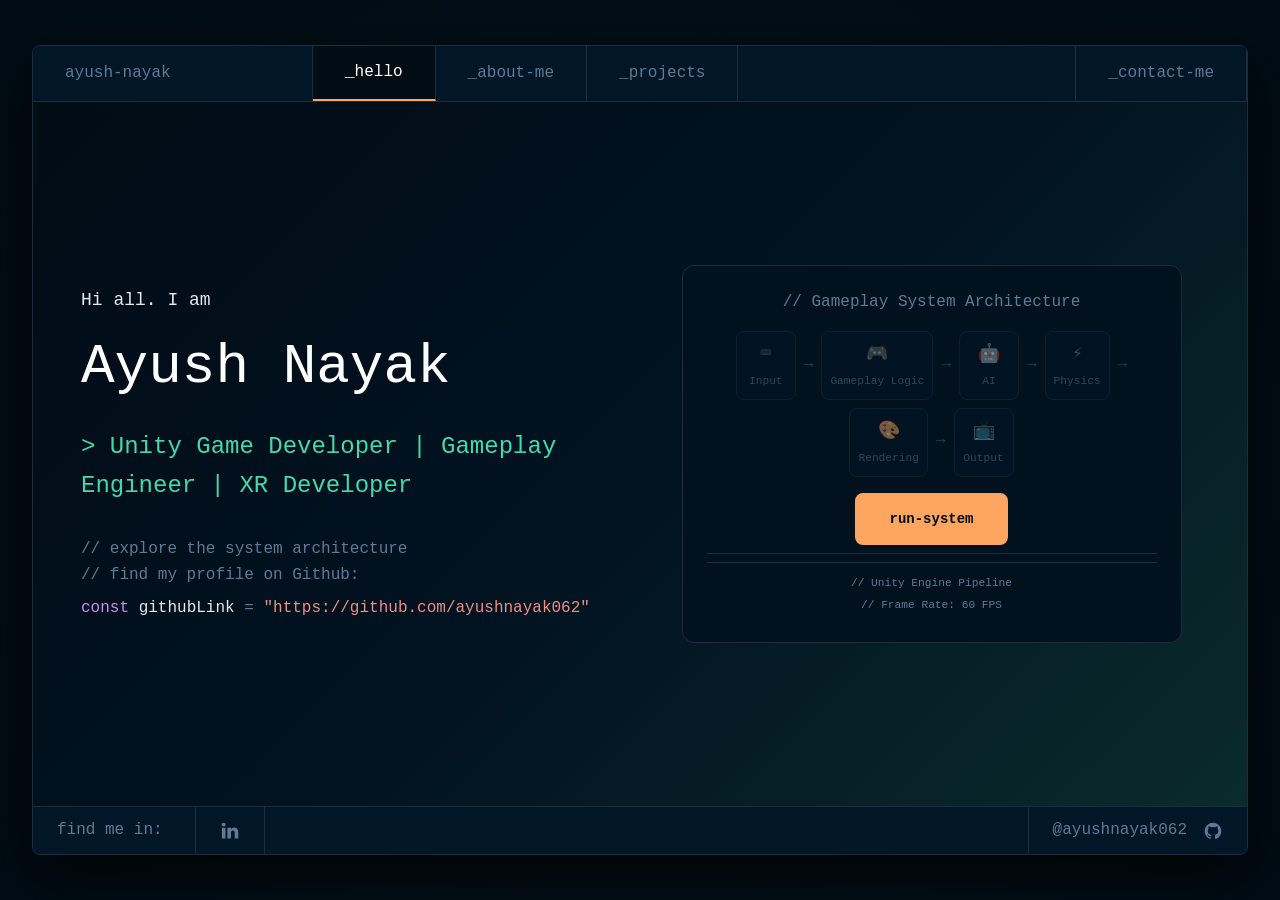
<file: index.html>
<!DOCTYPE html>
<html lang="en">
  <head>
    <meta charset="UTF-8" />
    <meta name="viewport" content="width=device-width, initial-scale=1.0" />
    <title>Ayush Nayak - Unity Game Developer</title>
    <link rel="stylesheet" href="css/variables.css" />
    <link rel="stylesheet" href="css/base.css" />
    <link rel="stylesheet" href="css/layout.css" />
    <link rel="stylesheet" href="css/terminal.css" />
    <link rel="stylesheet" href="css/responsive.css" />
  </head>
  <body>
    <!-- Wrapped in viewport container for centered 16:9 app window -->
    <div class="viewport">
      <div class="app-window">
        <!-- Navigation -->
        <nav class="main-nav">
          <div class="nav-left">
            <span class="nav-name">ayush-nayak</span>
            <a href="index.html" class="nav-link active">_hello</a>
            <a href="pages/about.html" class="nav-link">_about-me</a>
            <a href="pages/projects.html" class="nav-link">_projects</a>
          </div>

          <div class="nav-right">
            <a href="pages/contact.html" class="nav-link">_contact-me</a>
            <button class="mobile-menu-btn" aria-label="Open menu">☰</button>
          </div>
        </nav>

        <!-- Main Content -->
        <main class="hero-container">
          <div class="hero-content">
            <div class="intro-section">
              <p class="intro-greeting">Hi all. I am</p>
              <h1 class="hero-title">Ayush Nayak</h1>
              <p class="hero-subtitle">
                <span class="accent">&gt;</span> Unity Game Developer | Gameplay
                Engineer | XR Developer
              </p>

              <div class="code-block">
                <p class="comment">// explore the system architecture</p>
                <p class="comment">// find my profile on Github:</p>
                <p class="code-line">
                  <span class="keyword">const</span>
                  <span class="variable">githubLink</span> =
                  <a
                    href="https://github.com/ayushnayak062"
                    target="_blank"
                    class="string"
                    >"https://github.com/ayushnayak062"</a
                  >
                </p>
              </div>
            </div>

            <!-- Updated system section with Run System button -->
            <div class="system-section">
              <div class="system-container">
                <div class="system-title">
                  <span class="comment">// Gameplay System Architecture</span>
                </div>

                <div class="system-flow">
                  <div class="system-node" data-step="0">
                    <div class="node-icon">⌨️</div>
                    <div class="node-label">Input</div>
                  </div>

                  <div class="flow-arrow">→</div>

                  <div class="system-node" data-step="1">
                    <div class="node-icon">🎮</div>
                    <div class="node-label">Gameplay Logic</div>
                  </div>

                  <div class="flow-arrow">→</div>

                  <div class="system-node" data-step="2">
                    <div class="node-icon">🤖</div>
                    <div class="node-label">AI</div>
                  </div>

                  <div class="flow-arrow">→</div>

                  <div class="system-node" data-step="3">
                    <div class="node-icon">⚡</div>
                    <div class="node-label">Physics</div>
                  </div>

                  <div class="flow-arrow">→</div>

                  <div class="system-node" data-step="4">
                    <div class="node-icon">🎨</div>
                    <div class="node-label">Rendering</div>
                  </div>

                  <div class="flow-arrow">→</div>

                  <div class="system-node" data-step="5">
                    <div class="node-icon">📺</div>
                    <div class="node-label">Output</div>
                  </div>
                </div>

                <div class="system-controls">
                  <button id="runSystemBtn" class="run-system-btn">
                    run-system
                  </button>
                </div>

                <div class="system-info">
                  <p class="comment">// Unity Engine Pipeline</p>
                  <p class="comment">// Frame Rate: 60 FPS</p>
                </div>
              </div>
            </div>
          </div>
        </main>

        <!-- Footer -->
        <footer class="main-footer">
          <div class="footer-left">
            <span class="footer-text">find me in:</span>
            <a
              href="https://linkedin.com/in/ayushnayak062"
              target="_blank"
              class="footer-icon"
              aria-label="LinkedIn"
            >
              <svg
                viewBox="-2 -2 24 24"
                width="20"
                height="20"
                fill="currentColor"
                xmlns="http://www.w3.org/2000/svg"
                aria-hidden="true"
              >
                <path
                  d="M19.959 11.719v7.379h-4.278v-6.885c0-1.73-.619-2.91-2.167-2.91-1.182 0-1.886.796-2.195 1.565-.113.275-.142.658-.142 1.043v7.187h-4.28s.058-11.66 0-12.869h4.28v1.824l-.028.042h.028v-.042c.568-.875 1.583-2.126 3.856-2.126 2.815 0 4.926 1.84 4.926 5.792zM2.421.026C.958.026 0 .986 0 2.249c0 1.235.93 2.224 2.365 2.224h.028c1.493 0 2.42-.989 2.42-2.224C4.787.986 3.887.026 2.422.026zM.254 19.098h4.278V6.229H.254v12.869z"
                />
              </svg>
            </a>
          </div>
          <div class="footer-right">
            <a
              href="https://github.com/ayushnayak062"
              target="_blank"
              class="footer-github"
              aria-label="GitHub"
            >
              <span>@ayushnayak062</span>
              <svg
                width="20"
                height="20"
                viewBox="0 0 24 24"
                fill="currentColor"
                xmlns="http://www.w3.org/2000/svg"
                aria-hidden="true"
              >
                <path
                  d="M12,2.2467A10.00042,10.00042,0,0,0,8.83752,21.73419c.5.08752.6875-.21247.6875-.475,0-.23749-.01251-1.025-.01251-1.86249C7,19.85919,6.35,18.78423,6.15,18.22173A3.636,3.636,0,0,0,5.125,16.8092c-.35-.1875-.85-.65-.01251-.66248A2.00117,2.00117,0,0,1,6.65,17.17169a2.13742,2.13742,0,0,0,2.91248.825A2.10376,2.10376,0,0,1,10.2,16.65923c-2.225-.25-4.55-1.11254-4.55-4.9375a3.89187,3.89187,0,0,1,1.025-2.6875,3.59373,3.59373,0,0,1,.1-2.65s.83747-.26251,2.75,1.025a9.42747,9.42747,0,0,1,5,0c1.91248-1.3,2.75-1.025,2.75-1.025a3.59323,3.59323,0,0,1,.1,2.65,3.869,3.869,0,0,1,1.025,2.6875c0,3.83747-2.33752,4.6875-4.5625,4.9375a2.36814,2.36814,0,0,1,.675,1.85c0,1.33752-.01251,2.41248-.01251,2.75,0,.26251.1875.575.6875.475A10.0053,10.0053,0,0,0,12,2.2467Z"
                />
              </svg>
            </a>
          </div>
        </footer>
      </div>
    </div>

    <script src="js/navigation.js"></script>
    <script src="js/terminal.js"></script>
  </body>
</html>
</file>
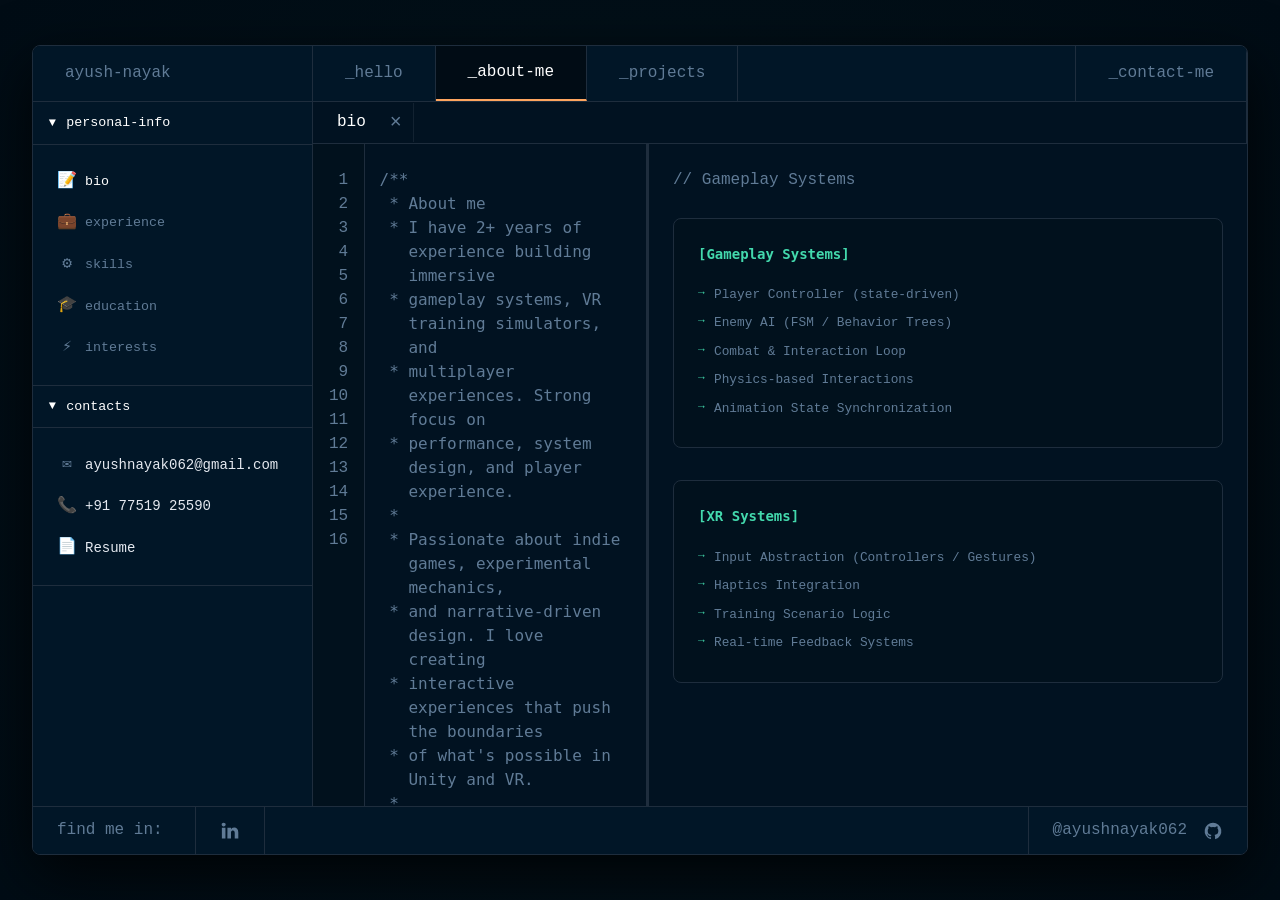
<file: pages/about.html>
<!DOCTYPE html>
<html lang="en">
  <head>
    <meta charset="UTF-8" />
    <meta name="viewport" content="width=device-width, initial-scale=1.0" />
    <title>About - Ayush Nayak</title>

    <!-- Core Stylesheets - Design System Foundation -->
    <link rel="stylesheet" href="../css/variables.css" />
    <link rel="stylesheet" href="../css/base.css" />
    <link rel="stylesheet" href="../css/layout.css" />
    <link rel="stylesheet" href="../css/terminal.css" />
    <link rel="stylesheet" href="../css/responsive.css" />
  </head>

  <body>
    <!-- =====================================================
         VIEWPORT CONTAINER - App Window Illusion
         Centers the terminal-style app window on any screen size
         ===================================================== -->
    <div class="viewport">
      <!-- =====================================================
           APP WINDOW - Terminal Interface
           Fixed-size bordered window mimicking desktop application
           ===================================================== -->
      <div class="app-window">
        <!-- =====================================================
             NAVIGATION HEADER - Fixed Top Bar
             Always visible terminal-style navigation
             ===================================================== -->
        <nav class="main-nav">
          <div class="nav-left">
            <span class="nav-name">ayush-nayak</span>
            <a href="../index.html" class="nav-link">_hello</a>
            <a href="about.html" class="nav-link active">_about-me</a>
            <a href="projects.html" class="nav-link">_projects</a>
          </div>
          <div class="nav-right">
            <button class="mobile-menu-btn" aria-label="Open menu">☰</button>
            <a href="contact.html" class="nav-link">_contact-me</a>
          </div>
        </nav>

        <!-- =====================================================
             MAIN CONTENT - Terminal File Explorer
             Sidebar with file tree and editor panel
             ===================================================== -->
        <main class="about-container">
          <!-- =====================================================
               SIDEBAR - File Explorer
               Collapsible sections for personal information categories
               ===================================================== -->
          <aside class="sidebar">
            <!-- =====================================================
                 PERSONAL INFO SECTION - Expandable Folder
                 Contains bio, experience, skills, education, interests
                 ===================================================== -->
            <div class="sidebar-section">
              <button class="section-toggle active" data-section="personal">
                <span class="toggle-icon">▼</span>
                <span>personal-info</span>
              </button>
              <div class="section-content active" id="personal">
                <div class="folder-item">
                  <span class="folder-icon">📝</span>
                  <button class="file-link active" data-file="bio">bio</button>
                </div>
                <div class="folder-item">
                  <span class="folder-icon">💼</span>
                  <button class="file-link" data-file="experience">
                    experience
                  </button>
                </div>
                <div class="folder-item">
                  <span class="folder-icon">⚙️</span>
                  <button class="file-link" data-file="skills">skills</button>
                </div>
                <div class="folder-item">
                  <span class="folder-icon">🎓</span>
                  <button class="file-link" data-file="education">
                    education
                  </button>
                </div>
                <div class="folder-item">
                  <span class="folder-icon">⚡</span>
                  <button class="file-link" data-file="interests">
                    interests
                  </button>
                </div>
              </div>
            </div>

            <!-- =====================================================
                 CONTACTS SECTION - Contact Information
                 Email, phone, resume links with clickable icons
                 ===================================================== -->
            <div class="sidebar-section">
              <button class="section-toggle active" data-section="contacts">
                <span class="toggle-icon">▼</span>
                <span>contacts</span>
              </button>
              <div class="section-content active" id="contacts">
                <div class="contact-item">
                  <span class="contact-icon">✉️</span>
                  <a href="mailto:ayushnayak062@gmail.com" class="contact-link"
                    >ayushnayak062@gmail.com</a
                  >
                </div>
                <div class="contact-item">
                  <span class="contact-icon">📞</span>
                  <a href="tel:+917751925590" class="contact-link"
                    >+91 77519 25590</a
                  >
                </div>
                <div class="contact-item">
                  <span class="contact-icon">📄</span>
                  <a
                    href="https://drive.google.com/file/d/1QZUgUaqVNjRuZ8YbtGqnN5BuEK4OWL3y/view?usp=sharing"
                    target="_blank"
                    class="contact-link"
                    >Resume</a
                  >
                </div>
              </div>
            </div>
          </aside>

          <!-- =====================================================
     CONTENT AREA - Editor Group
     Tab bar + panels grouped like IDE
     ===================================================== -->
          <div class="content-area">
            <!-- =====================================================
       TAB BAR - FULL WIDTH (FIX)
       ===================================================== -->
            <div class="tab-bar">
              <div class="tab active" data-file="bio">
                <span id="currentTab">bio</span>
                <button class="tab-close">×</button>
              </div>
            </div>

            <!-- =====================================================
       PANELS ROW
       ===================================================== -->
            <div class="content-row">
              <!-- EDITOR PANEL -->
              <div class="editor-panel">
                <div class="editor-content">
                  <div class="line-numbers" id="lineNumbers"></div>
                  <div class="code-editor">
                    <pre id="codeContent"><code>/**
 * About me
 * I have 2+ years of experience building immersive
 * gameplay systems, VR training simulators, and
 * multiplayer experiences. Strong focus on
 * performance, system design, and player experience.
 *
 * Passionate about indie games, experimental mechanics,
 * and narrative-driven design. I love creating
 * interactive experiences that push the boundaries
 * of what's possible in Unity and VR.
 *
 * Currently working on XR training solutions and
 * exploring new ways to make games more engaging
 * and accessible.
 */</code></pre>
                  </div>
                </div>
              </div>

              <!-- SNIPPETS PANEL -->
              <div class="snippets-panel">
                <div class="snippets-header">
                  <p class="comment">// Gameplay Systems</p>
                </div>

                <div class="gameplay-systems">
                  <div class="system-category">
                    <h3 class="category-title">[Gameplay Systems]</h3>
                    <ul class="system-list">
                      <li>Player Controller (state-driven)</li>
                      <li>Enemy AI (FSM / Behavior Trees)</li>
                      <li>Combat & Interaction Loop</li>
                      <li>Physics-based Interactions</li>
                      <li>Animation State Synchronization</li>
                    </ul>
                  </div>

                  <div class="system-category">
                    <h3 class="category-title">[XR Systems]</h3>
                    <ul class="system-list">
                      <li>Input Abstraction (Controllers / Gestures)</li>
                      <li>Haptics Integration</li>
                      <li>Training Scenario Logic</li>
                      <li>Real-time Feedback Systems</li>
                    </ul>
                  </div>
                </div>
              </div>
            </div>
          </div>
        </main>

        <!-- =====================================================
             FOOTER - Fixed Bottom Bar
             Social links in terminal-style layout
             ===================================================== -->
        <footer class="main-footer">
          <div class="footer-left">
            <span class="footer-text">find me in:</span>
            <a
              href="https://linkedin.com/in/ayushnayak062"
              target="_blank"
              class="footer-icon"
              aria-label="LinkedIn"
            >
              <!-- LinkedIn Icon SVG -->
              <svg
                viewBox="-2 -2 24 24"
                width="20"
                height="20"
                fill="currentColor"
                xmlns="http://www.w3.org/2000/svg"
                aria-hidden="true"
              >
                <path
                  d="M19.959 11.719v7.379h-4.278v-6.885c0-1.73-.619-2.91-2.167-2.91-1.182 0-1.886.796-2.195 1.565-.113.275-.142.658-.142 1.043v7.187h-4.28s.058-11.66 0-12.869h4.28v1.824l-.028.042h.028v-.042c.568-.875 1.583-2.126 3.856-2.126 2.815 0 4.926 1.84 4.926 5.792zM2.421.026C.958.026 0 .986 0 2.249c0 1.235.93 2.224 2.365 2.224h.028c1.493 0 2.42-.989 2.42-2.224C4.787.986 3.887.026 2.422.026zM.254 19.098h4.278V6.229H.254v12.869z"
                />
              </svg>
            </a>
          </div>
          <div class="footer-right">
            <a
              href="https://github.com/ayushnayak062"
              target="_blank"
              class="footer-github"
              aria-label="GitHub"
            >
              <span>@ayushnayak062</span>
              <!-- GitHub Icon SVG -->
              <svg
                width="20"
                height="20"
                viewBox="0 0 24 24"
                fill="currentColor"
                xmlns="http://www.w3.org/2000/svg"
                aria-hidden="true"
              >
                <path
                  d="M12,2.2467A10.00042,10.00042,0,0,0,8.83752,21.73419c.5.08752.6875-.21247.6875-.475,0-.23749-.01251-1.025-.01251-1.86249C7,19.85919,6.35,18.78423,6.15,18.22173A3.636,3.636,0,0,0,5.125,16.8092c-.35-.1875-.85-.65-.01251-.66248A2.00117,2.00117,0,0,1,6.65,17.17169a2.13742,2.13742,0,0,0,2.91248.825A2.10376,2.10376,0,0,1,10.2,16.65923c-2.225-.25-4.55-1.11254-4.55-4.9375a3.89187,3.89187,0,0,1,1.025-2.6875,3.59373,3.59373,0,0,1,.1-2.65s.83747-.26251,2.75,1.025a9.42747,9.42747,0,0,1,5,0c1.91248-1.3,2.75-1.025,2.75-1.025a3.59323,3.59323,0,0,1,.1,2.65,3.869,3.869,0,0,1,1.025,2.6875c0,3.83747-2.33752,4.6875-4.5625,4.9375a2.36814,2.36814,0,0,1,.675,1.85c0,1.33752-.01251,2.41248-.01251,2.75,0,.26251.1875.575.6875.475A10.0053,10.0053,0,0,0,12,2.2467Z"
                />
              </svg>
            </a>
          </div>
        </footer>
      </div>
    </div>

    <!-- =====================================================
         JAVASCRIPT - Interactive Functionality
         File switching, sidebar toggles, and responsive behavior
         ===================================================== -->
    <script src="../js/navigation.js"></script>
    <script src="../js/typing.js"></script>
  </body>
</html>
</file>
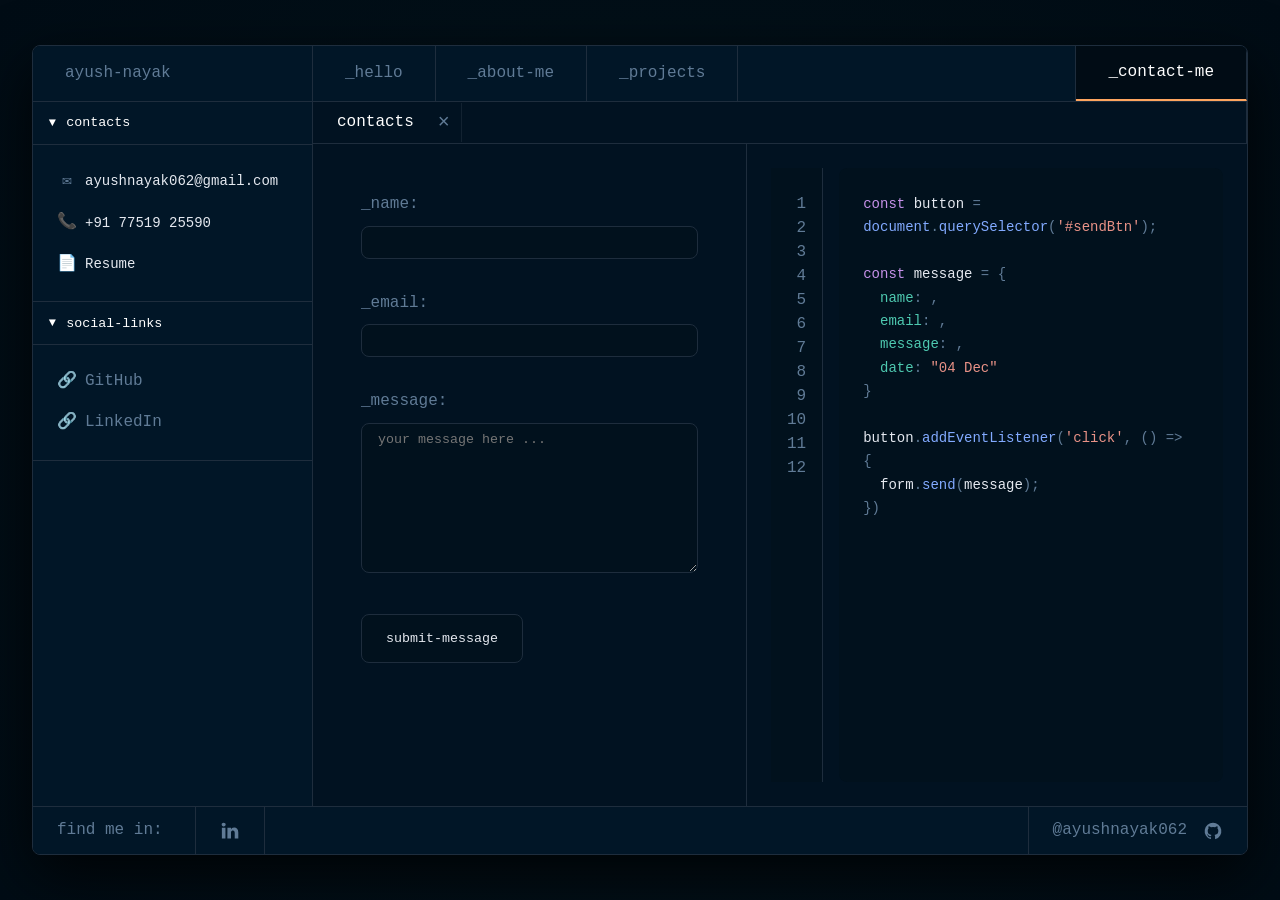
<file: pages/contact.html>
<!DOCTYPE html>
<html lang="en">
  <head>
    <meta charset="UTF-8" />
    <meta name="viewport" content="width=device-width, initial-scale=1.0" />
    <title>Contact - Ayush Nayak</title>
    <link rel="stylesheet" href="../css/variables.css" />
    <link rel="stylesheet" href="../css/base.css" />
    <link rel="stylesheet" href="../css/layout.css" />
    <link rel="stylesheet" href="../css/terminal.css" />
    <link rel="stylesheet" href="../css/responsive.css" />
  </head>
  <body>
    <!-- Wrapped in viewport container for global app window -->
    <div class="viewport">
      <div class="app-window">
        <!-- Updated navigation structure to match homepage -->
        <nav class="main-nav">
          <div class="nav-left">
            <!-- Updated nav-name to use fixed-width matching system info width -->
            <span class="nav-name">ayush-nayak</span>
            <a href="../index.html" class="nav-link">_hello</a>
            <a href="about.html" class="nav-link">_about-me</a>
            <a href="projects.html" class="nav-link">_projects</a>
          </div>
          <div class="nav-right">
            <button class="mobile-menu-btn" aria-label="Open menu">☰</button>
            <a href="contact.html" class="nav-link active">_contact-me</a>
          </div>
        </nav>

        <!-- Main Content -->
        <main class="contact-container">
          <!-- Sidebar -->
          <aside class="sidebar">
            <div class="sidebar-section">
              <button class="section-toggle active">
                <span class="toggle-icon">▼</span>
                <span>contacts</span>
              </button>
              <div class="section-content active">
                <div class="contact-item">
                  <span class="contact-icon">✉️</span>
                  <a href="mailto:ayushnayak062@gmail.com" class="contact-link"
                    >ayushnayak062@gmail.com</a
                  >
                </div>
                <div class="contact-item">
                  <span class="contact-icon">📞</span>
                  <a href="tel:+917751925590" class="contact-link"
                    >+91 77519 25590</a
                  >
                </div>
                <div class="contact-item">
                  <span class="contact-icon">📄</span>
                  <a
                    href="https://drive.google.com/file/d/1QZUgUaqVNjRuZ8YbtGqnN5BuEK4OWL3y/view?usp=sharing"
                    target="_blank"
                    rel="noopener noreferrer"
                    class="contact-link"
                  >
                    Resume
                  </a>
                </div>
              </div>
            </div>

            <div class="sidebar-section">
              <button class="section-toggle active">
                <span class="toggle-icon">▼</span>
                <span>social-links</span>
              </button>
              <div class="section-content active">
                <a
                  href="https://github.com/ayushnayak062"
                  target="_blank"
                  class="social-link"
                >
                  <span class="external-icon">🔗</span>
                  <span>GitHub</span>
                </a>
                <a
                  href="https://linkedin.com/in/ayushnayak062"
                  target="_blank"
                  class="social-link"
                >
                  <span class="external-icon">🔗</span>
                  <span>LinkedIn</span>
                </a>
                <!-- <div class="contact-item">
                  <span class="contact-icon">📄</span>
                  <a
                    href="https://drive.google.com/file/d/1drElyJ7p_OZi6JtnL4a69Mo4jrH-UoHt/view?usp=drive_link"
                    target="_blank"
                    rel="noopener noreferrer"
                    class="contact-link"
                  >
                    Resume
                  </a>
                </div> -->
              </div>
            </div>
          </aside>

          <!-- Form Panel -->
          <!-- =====================================================
     CONTENT AREA - Contact Editor Group
     ===================================================== -->
          <div class="content-area">
            <!-- =====================================================
       TAB BAR - FULL WIDTH
       ===================================================== -->
            <div class="tab-bar">
              <div class="tab active">
                <span>contacts</span>
                <button class="tab-close">×</button>
              </div>
            </div>

            <!-- =====================================================
       PANELS ROW
       ===================================================== -->
            <div class="content-row">
              <!-- FORM PANEL -->
              <div class="form-panel">
                <form
                  class="contact-form"
                  id="contactForm"
                  action="https://formspree.io/f/mbdrodjr"
                  method="POST"
                >
                  <div class="form-group">
                    <label for="name">_name:</label>
                    <input type="text" id="name" name="name" required />
                  </div>

                  <div class="form-group">
                    <label for="email">_email:</label>
                    <input type="email" id="email" name="email" required />
                  </div>

                  <div class="form-group">
                    <label for="message">_message:</label>
                    <textarea
                      id="message"
                      name="message"
                      rows="8"
                      placeholder="your message here ..."
                      required
                    ></textarea>
                  </div>

                  <button type="submit" class="submit-btn">
                    submit-message
                  </button>
                </form>
              </div>

              <!-- CODE PREVIEW PANEL -->
              <div class="code-preview-panel">
                <div class="line-numbers">
                  <span>1</span><span>2</span><span>3</span><span>4</span>
                  <span>5</span><span>6</span><span>7</span><span>8</span>
                  <span>9</span><span>10</span><span>11</span><span>12</span>
                </div>

                <div class="code-display">
                  <pre><code><span class="keyword">const</span> <span class="variable">button</span> =
<span class="function">document</span>.<span class="method">querySelector</span>(<span class="string">'#sendBtn'</span>);

<span class="keyword">const</span> <span class="variable">message</span> = {
  <span class="property">name</span>: <span class="string" id="previewName">""</span>,
  <span class="property">email</span>: <span class="string" id="previewEmail">""</span>,
  <span class="property">message</span>: <span class="string" id="previewMessage">""</span>,
  <span class="property">date</span>: <span class="string">"</span><span class="string" id="dateValue"></span><span class="string">"</span>
}

<span class="variable">button</span>.<span class="method">addEventListener</span>(<span class="string">'click'</span>, () => {
  <span class="variable">form</span>.<span class="method">send</span>(<span class="variable">message</span>);
})</code></pre>
                </div>
              </div>
            </div>
          </div>
        </main>

        <!-- Footer -->
        <footer class="main-footer">
          <div class="footer-left">
            <span class="footer-text">find me in:</span>
            <a
              href="https://linkedin.com/in/ayushnayak062"
              target="_blank"
              class="footer-icon"
              aria-label="LinkedIn"
            >
              <svg
                viewBox="-2 -2 24 24"
                width="20"
                height="20"
                fill="currentColor"
                xmlns="http://www.w3.org/2000/svg"
                aria-hidden="true"
              >
                <path
                  d="M19.959 11.719v7.379h-4.278v-6.885c0-1.73-.619-2.91-2.167-2.91-1.182 0-1.886.796-2.195 1.565-.113.275-.142.658-.142 1.043v7.187h-4.28s.058-11.66 0-12.869h4.28v1.824l-.028.042h.028v-.042c.568-.875 1.583-2.126 3.856-2.126 2.815 0 4.926 1.84 4.926 5.792zM2.421.026C.958.026 0 .986 0 2.249c0 1.235.93 2.224 2.365 2.224h.028c1.493 0 2.42-.989 2.42-2.224C4.787.986 3.887.026 2.422.026zM.254 19.098h4.278V6.229H.254v12.869z"
                />
              </svg>
            </a>
          </div>
          <div class="footer-right">
            <a
              href="https://github.com/ayushnayak062"
              target="_blank"
              class="footer-github"
              aria-label="GitHub"
            >
              <span>@ayushnayak062</span>
              <svg
                width="20"
                height="20"
                viewBox="0 0 24 24"
                fill="currentColor"
                xmlns="http://www.w3.org/2000/svg"
                aria-hidden="true"
              >
                <path
                  d="M12,2.2467A10.00042,10.00042,0,0,0,8.83752,21.73419c.5.08752.6875-.21247.6875-.475,0-.23749-.01251-1.025-.01251-1.86249C7,19.85919,6.35,18.78423,6.15,18.22173A3.636,3.636,0,0,0,5.125,16.8092c-.35-.1875-.85-.65-.01251-.66248A2.00117,2.00117,0,0,1,6.65,17.17169a2.13742,2.13742,0,0,0,2.91248.825A2.10376,2.10376,0,0,1,10.2,16.65923c-2.225-.25-4.55-1.11254-4.55-4.9375a3.89187,3.89187,0,0,1,1.025-2.6875,3.59373,3.59373,0,0,1,.1-2.65s.83747-.26251,2.75,1.025a9.42747,9.42747,0,0,1,5,0c1.91248-1.3,2.75-1.025,2.75-1.025a3.59323,3.59323,0,0,1,.1,2.65,3.869,3.869,0,0,1,1.025,2.6875c0,3.83747-2.33752,4.6875-4.5625,4.9375a2.36814,2.36814,0,0,1,.675,1.85c0,1.33752-.01251,2.41248-.01251,2.75,0,.26251.1875.575.6875.475A10.0053,10.0053,0,0,0,12,2.2467Z"
                />
              </svg>
            </a>
          </div>
        </footer>
      </div>
    </div>

    <script src="../js/navigation.js"></script>
    <script>
      document.addEventListener("DOMContentLoaded", () => {
        const sectionToggles = document.querySelectorAll(".section-toggle");

        if (!sectionToggles.length) return;

        // Toggle click behavior (same as About)
        sectionToggles.forEach((toggle) => {
          const content = toggle.nextElementSibling;
          if (!content) return;

          toggle.addEventListener("click", () => {
            toggle.classList.toggle("active");
            content.classList.toggle("active");
          });
        });

        /* --------------------------------
     Sidebar defaults (desktop vs compact/mobile)
     -------------------------------- */
        const DESKTOP_BREAKPOINT = 1280;
        let wasDesktop = window.innerWidth >= DESKTOP_BREAKPOINT;
        let isInitialLoad = true;

        function collapseAllSections() {
          sectionToggles.forEach((toggle) => {
            const content = toggle.nextElementSibling;
            if (!content) return;

            toggle.classList.remove("active");
            content.classList.remove("active");
          });
        }

        function syncSidebarWithViewport() {
          const isDesktop = window.innerWidth >= DESKTOP_BREAKPOINT;

          // Initial load below desktop
          if (isInitialLoad && !isDesktop) {
            collapseAllSections();
          }

          // Desktop → non-desktop transition
          if (!isInitialLoad && wasDesktop && !isDesktop) {
            collapseAllSections();
          }

          wasDesktop = isDesktop;
          isInitialLoad = false;
        }

        syncSidebarWithViewport();
        window.addEventListener("resize", syncSidebarWithViewport);
      });

      // Live form preview in code panel
      const form = document.getElementById("contactForm");
      const nameInput = document.getElementById("name");
      const emailInput = document.getElementById("email");
      const messageInput = document.getElementById("message");

      function updatePreview() {
        document.getElementById("previewName").textContent =
          nameInput.value || "";
        document.getElementById("previewEmail").textContent =
          emailInput.value || "";
        document.getElementById("previewMessage").textContent =
          messageInput.value || "";

        const date = new Date();
        const formatted = date.toLocaleDateString("en-GB", {
          day: "2-digit",
          month: "short",
        });
        document.getElementById("dateValue").textContent = formatted;
      }

      nameInput.addEventListener("input", updatePreview);
      emailInput.addEventListener("input", updatePreview);
      messageInput.addEventListener("input", updatePreview);

      // Initialize date
      updatePreview();

      // Form submission
      form.addEventListener("submit", async (e) => {
        e.preventDefault();

        try {
          const response = await fetch(form.action, {
            method: "POST",
            body: new FormData(form),
            headers: {
              Accept: "application/json",
            },
          });

          if (response.ok) {
            alert("Message sent successfully.");
            form.reset();
            updatePreview();
          } else {
            alert("Failed to send message. Please try again.");
          }
        } catch (error) {
          alert("Network error. Please try again later.");
        }
      });
    </script>
  </body>
</html>
</file>
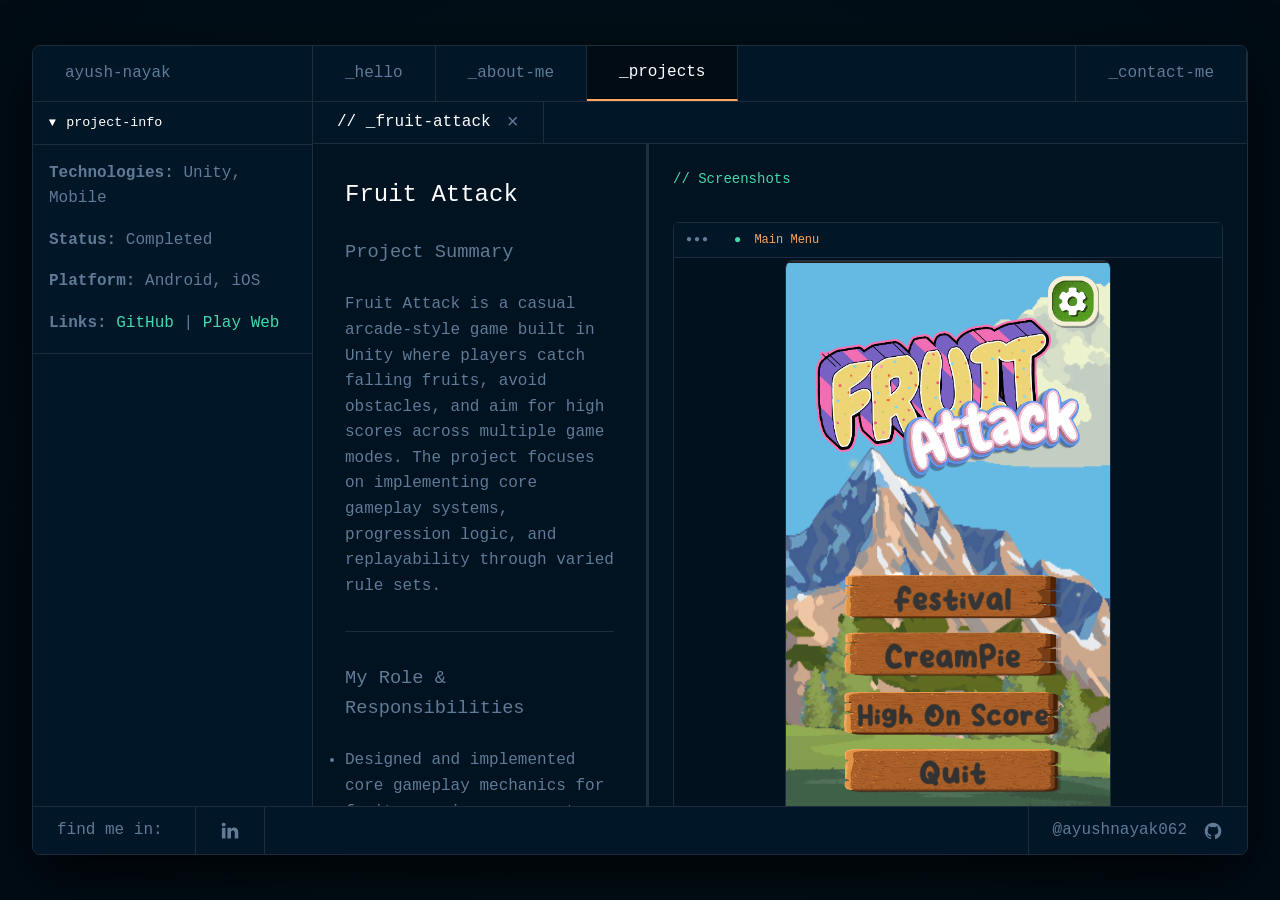
<file: pages/fruit-attack.html>
<!DOCTYPE html>
<html lang="en">
  <head>
    <meta charset="UTF-8" />
    <meta name="viewport" content="width=device-width, initial-scale=1.0" />
    <title>Fruit Attack - Ayush Nayak</title>
    <link rel="stylesheet" href="../css/variables.css" />
    <link rel="stylesheet" href="../css/base.css" />
    <link rel="stylesheet" href="../css/layout.css" />
    <link rel="stylesheet" href="../css/terminal.css" />
    <link rel="stylesheet" href="../css/responsive.css" />
  </head>
  <body>
    <!-- Wrapped in viewport container for global app window -->
    <div class="viewport">
      <div class="app-window">
        <!-- Updated navigation structure to match homepage -->
        <nav class="main-nav">
          <div class="nav-left">
            <!-- Updated nav-name to use fixed-width matching system info width -->
            <span class="nav-name">ayush-nayak</span>
            <a href="../index.html" class="nav-link">_hello</a>
            <a href="about.html" class="nav-link">_about-me</a>
            <a href="projects.html" class="nav-link active">_projects</a>
          </div>
          <div class="nav-right">
            <button class="mobile-menu-btn" aria-label="Open menu">☰</button>
            <a href="contact.html" class="nav-link">_contact-me</a>
          </div>
        </nav>

        <!-- Main Content -->
        <main class="project-detail-container">
          <!-- Sidebar with Project Metadata -->
          <aside class="sidebar">
            <div class="sidebar-section">
              <button class="section-toggle active">
                <span class="toggle-icon">▼</span>
                <span>project-info</span>
              </button>
              <div class="section-content active">
                <p
                  style="
                    color: var(--text-primary);
                    margin-bottom: var(--spacing-sm);
                  "
                >
                  <strong>Technologies:</strong> Unity, Mobile
                </p>
                <p
                  style="
                    color: var(--text-primary);
                    margin-bottom: var(--spacing-sm);
                  "
                >
                  <strong>Status:</strong> Completed
                </p>
                <p
                  style="
                    color: var(--text-primary);
                    margin-bottom: var(--spacing-sm);
                  "
                >
                  <strong>Platform:</strong> Android, iOS
                </p>
                <p style="color: var(--text-primary)">
                  <strong>Links:</strong>
                  <a
                    href="https://github.com/ayushnayak062/Fruit_Attack"
                    target="_blank"
                    style="color: var(--accent-cyan)"
                    >GitHub</a
                  >
                  |
                  <a
                    href="https://ayushnayak.itch.io/test"
                    target="_blank"
                    style="color: var(--accent-cyan)"
                    >Play Web</a
                  >
                </p>
              </div>
            </div>
          </aside>
          <!-- Content Area with Editor Tab -->
          <div class="content-area">
            <!-- Editor-style tab bar -->
            <div class="project-editor-tab-bar">
              <div class="project-tab">
                <span>// _fruit-attack</span>
                <span
                  class="project-editor-close"
                  onclick="window.location.href='projects.html'"
                  >×</span
                >
              </div>
              <div class="tab-spacer"></div>
            </div>
            <!-- Content Row -->
            <div class="content-row">
              <div class="project-text-panel">
                <div style="padding: var(--spacing-lg)">
                  <h2
                    style="
                      color: var(--text-white);
                      margin-bottom: var(--spacing-md);
                    "
                  >
                    Fruit Attack
                  </h2>
                  <h3
                    style="
                      color: var(--text-primary);
                      margin-bottom: var(--spacing-md);
                    "
                  >
                    Project Summary
                  </h3>
                  <p
                    style="
                      color: var(--text-primary);
                      margin-bottom: var(--spacing-md);
                    "
                  >
                    Fruit Attack is a casual arcade-style game built in Unity
                    where players catch falling fruits, avoid obstacles, and aim
                    for high scores across multiple game modes. The project
                    focuses on implementing core gameplay systems, progression
                    logic, and replayability through varied rule sets.
                  </p>
                  <hr
                    style="
                      border: none;
                      border-top: 1px solid var(--border-color);
                      margin: var(--spacing-lg) 0;
                    "
                  />
                  <h3
                    style="
                      color: var(--text-primary);
                      margin-bottom: var(--spacing-md);
                    "
                  >
                    My Role & Responsibilities
                  </h3>
                  <ul
                    style="
                      color: var(--text-primary);
                      margin-bottom: var(--spacing-md);
                    "
                  >
                    <li>
                      Designed and implemented core gameplay mechanics for fruit
                      spawning, movement, and collision handling
                    </li>
                    <li>
                      Built multiple game modes with distinct rules and win
                      conditions
                    </li>
                    <li>Implemented scoring, lives, and power-up systems</li>
                    <li>Developed level progression and unlock logic</li>
                    <li>
                      Implemented player input handling and overall game flow
                      (menus, mode selection, HUD)
                    </li>
                    <li>
                      Iterated on gameplay balance and difficulty through
                      playtesting
                    </li>
                  </ul>
                  <hr
                    style="
                      border: none;
                      border-top: 1px solid var(--border-color);
                      margin: var(--spacing-lg) 0;
                    "
                  />
                  <h3
                    style="
                      color: var(--text-primary);
                      margin-bottom: var(--spacing-md);
                    "
                  >
                    Technical Focus / Systems Worked On
                  </h3>
                  <ul
                    style="
                      color: var(--text-primary);
                      margin-bottom: var(--spacing-md);
                    "
                  >
                    <li>Gameplay scripting in <strong>Unity (C#)</strong></li>
                    <li>
                      Modular game mode architecture:
                      <ul>
                        <li>Time-based levels</li>
                        <li>Collection-based objectives</li>
                        <li>Endless survival mode</li>
                      </ul>
                    </li>
                    <li>
                      Object spawning and basic pooling for runtime performance
                    </li>
                    <li>
                      Player state management (lives, shields, score
                      multipliers)
                    </li>
                    <li>Power-up systems with temporary gameplay effects</li>
                    <li>Score tracking and high-score persistence</li>
                    <li>Keyboard input handling (Arrow keys / WASD)</li>
                  </ul>
                  <hr
                    style="
                      border: none;
                      border-top: 1px solid var(--border-color);
                      margin: var(--spacing-lg) 0;
                    "
                  />
                  <h3
                    style="
                      color: var(--text-primary);
                      margin-bottom: var(--spacing-md);
                    "
                  >
                    Game Modes
                  </h3>
                  <ul
                    style="
                      color: var(--text-primary);
                      margin-bottom: var(--spacing-md);
                    "
                  >
                    <li>
                      <strong>Festival Mode</strong>: Time-based levels with
                      star ratings based on completion time
                    </li>
                    <li>
                      <strong>Creampie Mode</strong>: Collection-based levels
                      focused on objective completion
                    </li>
                    <li>
                      <strong>Endless Mode</strong>: Survival-based mode focused
                      on score and longevity
                    </li>
                  </ul>
                  <hr
                    style="
                      border: none;
                      border-top: 1px solid var(--border-color);
                      margin: var(--spacing-lg) 0;
                    "
                  />
                  <h3
                    style="
                      color: var(--text-primary);
                      margin-bottom: var(--spacing-md);
                    "
                  >
                    Constraints
                  </h3>
                  <ul
                    style="
                      color: var(--text-primary);
                      margin-bottom: var(--spacing-md);
                    "
                  >
                    <li>Solo-developed project</li>
                    <li>Limited scope focused on core gameplay systems</li>
                    <li>
                      Designed to run smoothly on low-to-mid range hardware
                    </li>
                    <li>No backend, multiplayer, or online features</li>
                    <li>
                      Emphasis on maintainable and readable gameplay code over
                      complex architectures
                    </li>
                  </ul>
                  <hr
                    style="
                      border: none;
                      border-top: 1px solid var(--border-color);
                      margin: var(--spacing-lg) 0;
                    "
                  />
                  <h3
                    style="
                      color: var(--text-primary);
                      margin-bottom: var(--spacing-md);
                    "
                  >
                    Outcomes & Learnings
                  </h3>
                  <ul
                    style="
                      color: var(--text-primary);
                      margin-bottom: var(--spacing-lg);
                    "
                  >
                    <li>
                      Improved understanding of structuring multiple game modes
                      within a single project
                    </li>
                    <li>
                      Gained experience designing reusable gameplay systems
                    </li>
                    <li>
                      Learned to balance pacing and difficulty for casual,
                      replayable games
                    </li>
                    <li>
                      Strengthened fundamentals of player state, progression,
                      and gameplay loops
                    </li>
                  </ul>
                </div>
              </div>
              <div class="project-media-panel">
                <div class="gallery-container">
                  <h3>// Screenshots</h3>
                  <div class="image-item">
                    <div class="image-header">
                      <div class="image-header-dots">●●●</div>
                      <div class="label-inline">Main Menu</div>
                    </div>
                    <div class="image-wrapper">
                      <img
                        src="../resourses/FruitAttack/menu.png"
                        alt="Fruit Attack Menu"
                      />
                    </div>
                  </div>
                  <div class="image-item">
                    <div class="image-header">
                      <div class="image-header-dots">●●●</div>
                      <div class="label-inline">Gameplay</div>
                    </div>
                    <div class="image-wrapper">
                      <img
                        src="../resourses/FruitAttack/gameplay.png"
                        alt="Fruit Attack Gameplay"
                      />
                    </div>
                  </div>
                  <div class="image-item">
                    <div class="image-header">
                      <div class="image-header-dots">●●●</div>
                      <div class="label-inline">Win Screen</div>
                    </div>
                    <div class="image-wrapper">
                      <img
                        src="../resourses/FruitAttack/win.png"
                        alt="Fruit Attack Win"
                      />
                    </div>
                  </div>
                </div>
              </div>
            </div>
          </div>
        </main>

        <!-- Footer -->
        <footer class="main-footer">
          <div class="footer-left">
            <span class="footer-text">find me in:</span>
            <a
              href="https://linkedin.com/in/ayushnayak062"
              target="_blank"
              class="footer-icon"
              aria-label="LinkedIn"
            >
              <svg
                viewBox="-2 -2 24 24"
                width="20"
                height="20"
                fill="currentColor"
                xmlns="http://www.w3.org/2000/svg"
                aria-hidden="true"
              >
                <path
                  d="M19.959 11.719v7.379h-4.278v-6.885c0-1.73-.619-2.91-2.167-2.91-1.182 0-1.886.796-2.195 1.565-.113.275-.142.658-.142 1.043v7.187h-4.28s.058-11.66 0-12.869h4.28v1.824l-.028.042h.028v-.042c.568-.875 1.583-2.126 3.856-2.126 2.815 0 4.926 1.84 4.926 5.792zM2.421.026C.958.026 0 .986 0 2.249c0 1.235.93 2.224 2.365 2.224h.028c1.493 0 2.42-.989 2.42-2.224C4.787.986 3.887.026 2.422.026zM.254 19.098h4.278V6.229H.254v12.869z"
                />
              </svg>
            </a>
          </div>
          <div class="footer-right">
            <a
              href="https://github.com/ayushnayak062"
              target="_blank"
              class="footer-github"
              aria-label="GitHub"
            >
              <span>@ayushnayak062</span>
              <svg
                width="20"
                height="20"
                viewBox="0 0 24 24"
                fill="currentColor"
                xmlns="http://www.w3.org/2000/svg"
                aria-hidden="true"
              >
                <path
                  d="M12,2.2467A10.00042,10.00042,0,0,0,8.83752,21.73419c.5.08752.6875-.21247.6875-.475,0-.23749-.01251-1.025-.01251-1.86249C7,19.85919,6.35,18.78423,6.15,18.22173A3.636,3.636,0,0,0,5.125,16.8092c-.35-.1875-.85-.65-.01251-.66248A2.00117,2.00117,0,0,1,6.65,17.17169a2.13742,2.13742,0,0,0,2.91248.825A2.10376,2.10376,0,0,1,10.2,16.65923c-2.225-.25-4.55-1.11254-4.55-4.9375a3.89187,3.89187,0,0,1,1.025-2.6875,3.59373,3.59373,0,0,1,.1-2.65s.83747-.26251,2.75,1.025a9.42747,9.42747,0,0,1,5,0c1.91248-1.3,2.75-1.025,2.75-1.025a3.59323,3.59323,0,0,1,.1,2.65,3.869,3.869,0,0,1,1.025,2.6875c0,3.83747-2.33752,4.6875-4.5625,4.9375a2.36814,2.36814,0,0,1,.675,1.85c0,1.33752-.01251,2.41248-.01251,2.75,0,.26251.1875.575.6875.475A10.0053,10.0053,0,0,0,12,2.2467Z"
                />
              </svg>
            </a>
          </div>
        </footer>
      </div>
    </div>

    <script src="../js/navigation.js"></script>
    <script>
      document.addEventListener("DOMContentLoaded", () => {
        const sectionToggles = document.querySelectorAll(".section-toggle");

        if (!sectionToggles.length) return;

        // Toggle click behavior (same as About)
        sectionToggles.forEach((toggle) => {
          const content = toggle.nextElementSibling;
          if (!content) return;

          toggle.addEventListener("click", () => {
            toggle.classList.toggle("active");
            content.classList.toggle("active");
          });
        });

        /* --------------------------------
       Sidebar defaults (desktop vs compact/mobile)
       -------------------------------- */
        const DESKTOP_BREAKPOINT = 1280;
        let wasDesktop = window.innerWidth >= DESKTOP_BREAKPOINT;
        let isInitialLoad = true;

        function collapseAllSections() {
          sectionToggles.forEach((toggle) => {
            const content = toggle.nextElementSibling;
            if (!content) return;

            toggle.classList.remove("active");
            content.classList.remove("active");
          });
        }

        function syncSidebarWithViewport() {
          const isDesktop = window.innerWidth >= DESKTOP_BREAKPOINT;

          // Initial load below desktop
          if (isInitialLoad && !isDesktop) {
            collapseAllSections();
          }

          // Desktop → non-desktop transition
          if (!isInitialLoad && wasDesktop && !isDesktop) {
            collapseAllSections();
          }

          wasDesktop = isDesktop;
          isInitialLoad = false;
        }

        syncSidebarWithViewport();
        window.addEventListener("resize", syncSidebarWithViewport);
      });
    </script>
  </body>
</html>
</file>
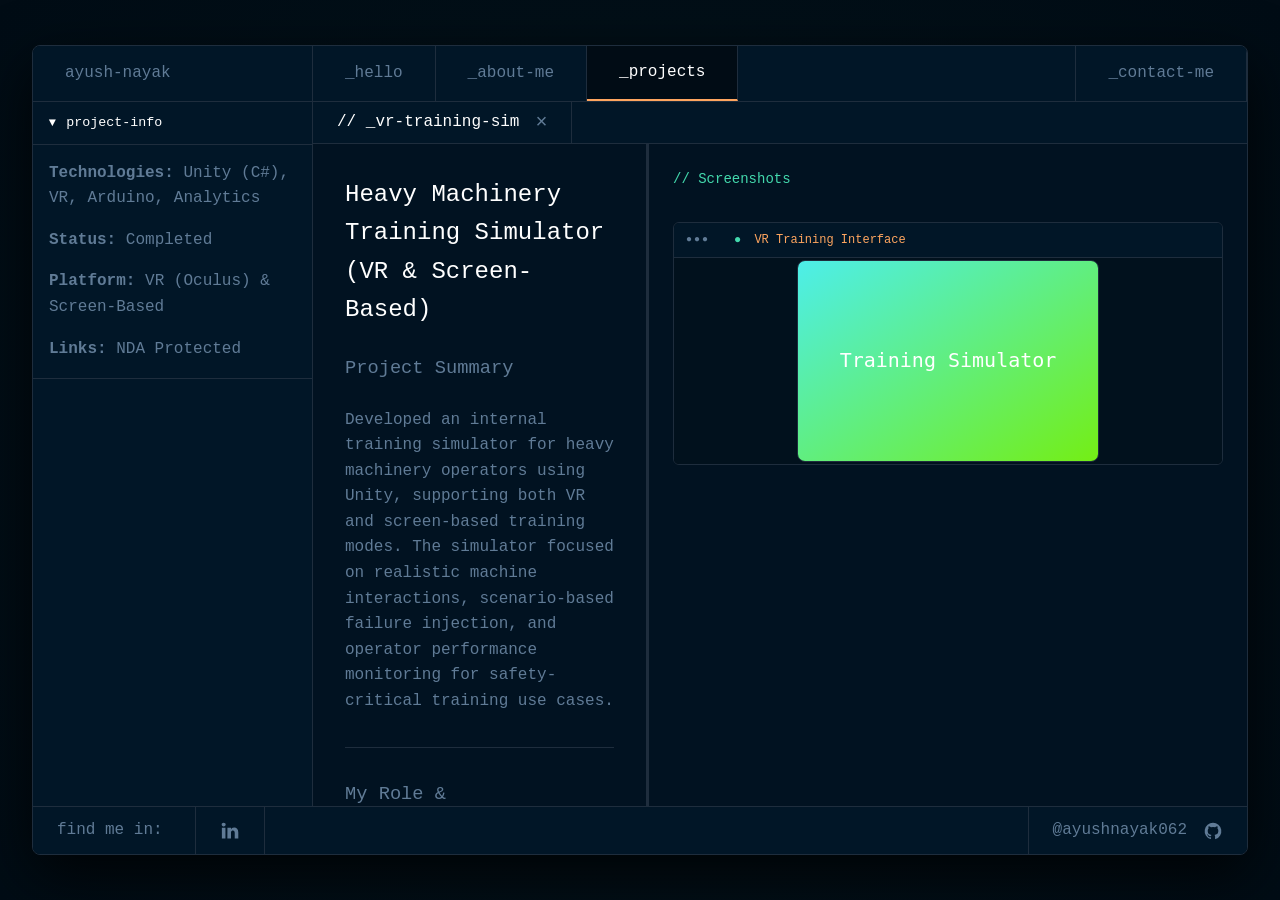
<file: pages/project2.html>
<!DOCTYPE html>
<html lang="en">
  <head>
    <meta charset="UTF-8" />
    <meta name="viewport" content="width=device-width, initial-scale=1.0" />
    <title>VR Training Simulator - Ayush Nayak</title>
    <link rel="stylesheet" href="../css/variables.css" />
    <link rel="stylesheet" href="../css/base.css" />
    <link rel="stylesheet" href="../css/layout.css" />
    <link rel="stylesheet" href="../css/terminal.css" />
    <link rel="stylesheet" href="../css/responsive.css" />
  </head>
  <body>
    <!-- Wrapped in viewport container for global app window -->
    <div class="viewport">
      <div class="app-window">
        <!-- Updated navigation structure to match homepage -->
        <nav class="main-nav">
          <div class="nav-left">
            <!-- Updated nav-name to use fixed-width matching system info width -->
            <span class="nav-name">ayush-nayak</span>
            <a href="../index.html" class="nav-link">_hello</a>
            <a href="about.html" class="nav-link">_about-me</a>
            <a href="projects.html" class="nav-link active">_projects</a>
          </div>
          <div class="nav-right">
            <button class="mobile-menu-btn" aria-label="Open menu">☰</button>
            <a href="contact.html" class="nav-link">_contact-me</a>
          </div>
        </nav>

        <!-- Main Content -->
        <main class="project-detail-container">
          <!-- Sidebar with Project Metadata -->
          <aside class="sidebar">
            <div class="sidebar-section">
              <button class="section-toggle active">
                <span class="toggle-icon">▼</span>
                <span>project-info</span>
              </button>
              <div class="section-content active">
                <p
                  style="
                    color: var(--text-primary);
                    margin-bottom: var(--spacing-sm);
                  "
                >
                  <strong>Technologies:</strong> Unity (C#), VR, Arduino,
                  Analytics
                </p>
                <p
                  style="
                    color: var(--text-primary);
                    margin-bottom: var(--spacing-sm);
                  "
                >
                  <strong>Status:</strong> Completed
                </p>
                <p
                  style="
                    color: var(--text-primary);
                    margin-bottom: var(--spacing-sm);
                  "
                >
                  <strong>Platform:</strong> VR (Oculus) & Screen-Based
                </p>
                <p style="color: var(--text-primary)">
                  <strong>Links:</strong> NDA Protected
                </p>
              </div>
            </div>
          </aside>
          <!-- Content Area with Editor Tab -->
          <div class="content-area">
            <!-- Editor-style tab bar -->
            <div class="project-editor-tab-bar">
              <div class="project-tab">
                <span>// _vr-training-sim</span>
                <span
                  class="project-editor-close"
                  onclick="window.location.href='projects.html'"
                  >×</span
                >
              </div>
              <div class="tab-spacer"></div>
            </div>
            <!-- Content Row -->
            <div class="content-row">
              <div class="project-text-panel">
                <div style="padding: var(--spacing-lg)">
                  <h2
                    style="
                      color: var(--text-white);
                      margin-bottom: var(--spacing-md);
                    "
                  >
                    Heavy Machinery Training Simulator (VR & Screen-Based)
                  </h2>
                  <h3
                    style="
                      color: var(--text-primary);
                      margin-bottom: var(--spacing-md);
                    "
                  >
                    Project Summary
                  </h3>
                  <p
                    style="
                      color: var(--text-primary);
                      margin-bottom: var(--spacing-md);
                    "
                  >
                    Developed an internal training simulator for heavy machinery
                    operators using Unity, supporting both VR and screen-based
                    training modes. The simulator focused on realistic machine
                    interactions, scenario-based failure injection, and operator
                    performance monitoring for safety-critical training use
                    cases.
                  </p>
                  <hr
                    style="
                      border: none;
                      border-top: 1px solid var(--border-color);
                      margin: var(--spacing-lg) 0;
                    "
                  />
                  <h3
                    style="
                      color: var(--text-primary);
                      margin-bottom: var(--spacing-md);
                    "
                  >
                    My Role & Responsibilities
                  </h3>
                  <ul
                    style="
                      color: var(--text-primary);
                      margin-bottom: var(--spacing-md);
                    "
                  >
                    <li>
                      Developed core gameplay and simulation systems for
                      operator training scenarios
                    </li>
                    <li>
                      Implemented both
                      <strong>VR and non-VR (screen-based)</strong> training
                      workflows within the same application
                    </li>
                    <li>
                      Integrated
                      <strong>Arduino-based hardware inputs</strong> to simulate
                      real-world machine controls
                    </li>
                    <li>
                      Built scenario-based failure injection systems to simulate
                      operational faults and emergency conditions
                    </li>
                    <li>
                      Implemented real-time session control and monitoring
                      features for trainers
                    </li>
                    <li>
                      Integrated analytics to track trainee behavior and
                      scenario outcomes
                    </li>
                    <li>
                      Worked closely with domain experts, designers, and QA to
                      deliver stable production builds
                    </li>
                  </ul>
                  <hr
                    style="
                      border: none;
                      border-top: 1px solid var(--border-color);
                      margin: var(--spacing-lg) 0;
                    "
                  />
                  <h3
                    style="
                      color: var(--text-primary);
                      margin-bottom: var(--spacing-md);
                    "
                  >
                    Technical Focus / Systems Worked On
                  </h3>
                  <ul
                    style="
                      color: var(--text-primary);
                      margin-bottom: var(--spacing-md);
                    "
                  >
                    <li>
                      <strong>Unity (C#)</strong> for simulation and gameplay
                      systems
                    </li>
                    <li>
                      <strong>VR interaction systems</strong> and desktop-based
                      control flows
                    </li>
                    <li>
                      <strong>Arduino integration</strong> for physical input
                      devices and hardware signals
                    </li>
                    <li>
                      Scenario-based state machines for controlled fault and
                      error injection
                    </li>
                    <li>
                      Real-time session control and runtime parameter management
                    </li>
                    <li>
                      Analytics integration for tracking user actions and
                      training events
                    </li>
                    <li>
                      Player state tracking, scenario progression, and result
                      logging
                    </li>
                    <li>
                      Performance optimization to maintain stable frame rates in
                      VR
                    </li>
                  </ul>
                  <hr
                    style="
                      border: none;
                      border-top: 1px solid var(--border-color);
                      margin: var(--spacing-lg) 0;
                    "
                  />
                  <h3
                    style="
                      color: var(--text-primary);
                      margin-bottom: var(--spacing-md);
                    "
                  >
                    Constraints
                  </h3>
                  <ul
                    style="
                      color: var(--text-primary);
                      margin-bottom: var(--spacing-md);
                    "
                  >
                    <li>Internal training product under NDA</li>
                    <li>No public demos, builds, or source code</li>
                    <li>
                      Safety-critical simulation requiring deterministic and
                      predictable behavior
                    </li>
                    <li>
                      Hardware-dependent workflows (VR devices and Arduino
                      controllers)
                    </li>
                    <li>
                      Performance constraints specific to VR and real-time input
                      handling
                    </li>
                  </ul>
                  <hr
                    style="
                      border: none;
                      border-top: 1px solid var(--border-color);
                      margin: var(--spacing-lg) 0;
                    "
                  />
                  <h3
                    style="
                      color: var(--text-primary);
                      margin-bottom: var(--spacing-md);
                    "
                  >
                    Outcomes & Learnings
                  </h3>
                  <ul
                    style="
                      color: var(--text-primary);
                      margin-bottom: var(--spacing-lg);
                    "
                  >
                    <li>
                      Gained experience building hybrid
                      <strong>VR + screen-based</strong> training systems
                    </li>
                    <li>
                      Learned to integrate physical hardware inputs into Unity
                      simulations
                    </li>
                    <li>
                      Improved understanding of scenario-driven system design
                      for safety training
                    </li>
                    <li>
                      Strengthened skills in analytics-driven evaluation of
                      player behavior
                    </li>
                    <li>
                      Developed workflows for validating simulations with
                      non-technical domain experts
                    </li>
                  </ul>
                  <p
                    style="
                      color: var(--text-comment);
                      font-size: 0.875rem;
                      font-style: italic;
                      margin-bottom: var(--spacing-lg);
                      border-top: 1px solid var(--border-color);
                      padding-top: var(--spacing-md);
                    "
                  >
                    <em
                      >> Note: This project was developed as part of a previous
                      role and is subject to NDA. Details are intentionally
                      high-level.</em
                    >
                  </p>
                </div>
              </div>
              <div class="project-media-panel">
                <div class="gallery-container">
                  <h3>// Screenshots</h3>
                  <div class="image-item">
                    <div class="image-header">
                      <div class="image-header-dots">●●●</div>
                      <div class="label-inline">VR Training Interface</div>
                    </div>
                    <div class="image-wrapper">
                      <img
                        src="data:image/svg+xml,%3Csvg xmlns='http://www.w3.org/2000/svg' width='300' height='200' viewBox='0 0 300 200'%3E%3Cdefs%3E%3ClinearGradient id='grad2' x1='0%25' y1='0%25' x2='100%25' y2='100%25'%3E%3Cstop offset='0%25' style='stop-color:%234DEEEA;stop-opacity:1' /%3E%3Cstop offset='100%25' style='stop-color:%2374EE15;stop-opacity:1' /%3E%3C/linearGradient%3E%3C/defs%3E%3Crect width='300' height='200' fill='url(%23grad2)'/%3E%3Ctext x='150' y='100' font-family='monospace' font-size='20' fill='white' text-anchor='middle' dominant-baseline='middle'%3ETraining Simulator%3C/text%3E%3C/svg%3E"
                        alt="VR Training Simulator"
                      />
                    </div>
                  </div>
                </div>
              </div>
            </div>
          </div>
        </main>

        <!-- Footer -->
        <footer class="main-footer">
          <div class="footer-left">
            <span class="footer-text">find me in:</span>
            <a
              href="https://linkedin.com/in/ayushnayak062"
              target="_blank"
              class="footer-icon"
              aria-label="LinkedIn"
            >
              <svg
                viewBox="-2 -2 24 24"
                width="20"
                height="20"
                fill="currentColor"
                xmlns="http://www.w3.org/2000/svg"
                aria-hidden="true"
              >
                <path
                  d="M19.959 11.719v7.379h-4.278v-6.885c0-1.73-.619-2.91-2.167-2.91-1.182 0-1.886.796-2.195 1.565-.113.275-.142.658-.142 1.043v7.187h-4.28s.058-11.66 0-12.869h4.28v1.824l-.028.042h.028v-.042c.568-.875 1.583-2.126 3.856-2.126 2.815 0 4.926 1.84 4.926 5.792zM2.421.026C.958.026 0 .986 0 2.249c0 1.235.93 2.224 2.365 2.224h.028c1.493 0 2.42-.989 2.42-2.224C4.787.986 3.887.026 2.422.026zM.254 19.098h4.278V6.229H.254v12.869z"
                />
              </svg>
            </a>
          </div>
          <div class="footer-right">
            <a
              href="https://github.com/ayushnayak062"
              target="_blank"
              class="footer-github"
              aria-label="GitHub"
            >
              <span>@ayushnayak062</span>
              <svg
                width="20"
                height="20"
                viewBox="0 0 24 24"
                fill="currentColor"
                xmlns="http://www.w3.org/2000/svg"
                aria-hidden="true"
              >
                <path
                  d="M12,2.2467A10.00042,10.00042,0,0,0,8.83752,21.73419c.5.08752.6875-.21247.6875-.475,0-.23749-.01251-1.025-.01251-1.86249C7,19.85919,6.35,18.78423,6.15,18.22173A3.636,3.636,0,0,0,5.125,16.8092c-.35-.1875-.85-.65-.01251-.66248A2.00117,2.00117,0,0,1,6.65,17.17169a2.13742,2.13742,0,0,0,2.91248.825A2.10376,2.10376,0,0,1,10.2,16.65923c-2.225-.25-4.55-1.11254-4.55-4.9375a3.89187,3.89187,0,0,1,1.025-2.6875,3.59373,3.59373,0,0,1,.1-2.65s.83747-.26251,2.75,1.025a9.42747,9.42747,0,0,1,5,0c1.91248-1.3,2.75-1.025,2.75-1.025a3.59323,3.59323,0,0,1,.1,2.65,3.869,3.869,0,0,1,1.025,2.6875c0,3.83747-2.33752,4.6875-4.5625,4.9375a2.36814,2.36814,0,0,1,.675,1.85c0,1.33752-.01251,2.41248-.01251,2.75,0,.26251.1875.575.6875.475A10.0053,10.0053,0,0,0,12,2.2467Z"
                />
              </svg>
            </a>
          </div>
        </footer>
      </div>
    </div>

    <script src="../js/navigation.js"></script>
    <script>
      document.addEventListener("DOMContentLoaded", () => {
        const sectionToggles = document.querySelectorAll(".section-toggle");

        if (!sectionToggles.length) return;

        // Toggle click behavior (same as About)
        sectionToggles.forEach((toggle) => {
          const content = toggle.nextElementSibling;
          if (!content) return;

          toggle.addEventListener("click", () => {
            toggle.classList.toggle("active");
            content.classList.toggle("active");
          });
        });

        /* --------------------------------
       Sidebar defaults (desktop vs compact/mobile)
       -------------------------------- */
        const DESKTOP_BREAKPOINT = 1280;
        let wasDesktop = window.innerWidth >= DESKTOP_BREAKPOINT;
        let isInitialLoad = true;

        function collapseAllSections() {
          sectionToggles.forEach((toggle) => {
            const content = toggle.nextElementSibling;
            if (!content) return;

            toggle.classList.remove("active");
            content.classList.remove("active");
          });
        }

        function syncSidebarWithViewport() {
          const isDesktop = window.innerWidth >= DESKTOP_BREAKPOINT;

          // Initial load below desktop
          if (isInitialLoad && !isDesktop) {
            collapseAllSections();
          }

          // Desktop → non-desktop transition
          if (!isInitialLoad && wasDesktop && !isDesktop) {
            collapseAllSections();
          }

          wasDesktop = isDesktop;
          isInitialLoad = false;
        }

        syncSidebarWithViewport();
        window.addEventListener("resize", syncSidebarWithViewport);
      });
    </script>
  </body>
</html>
</file>
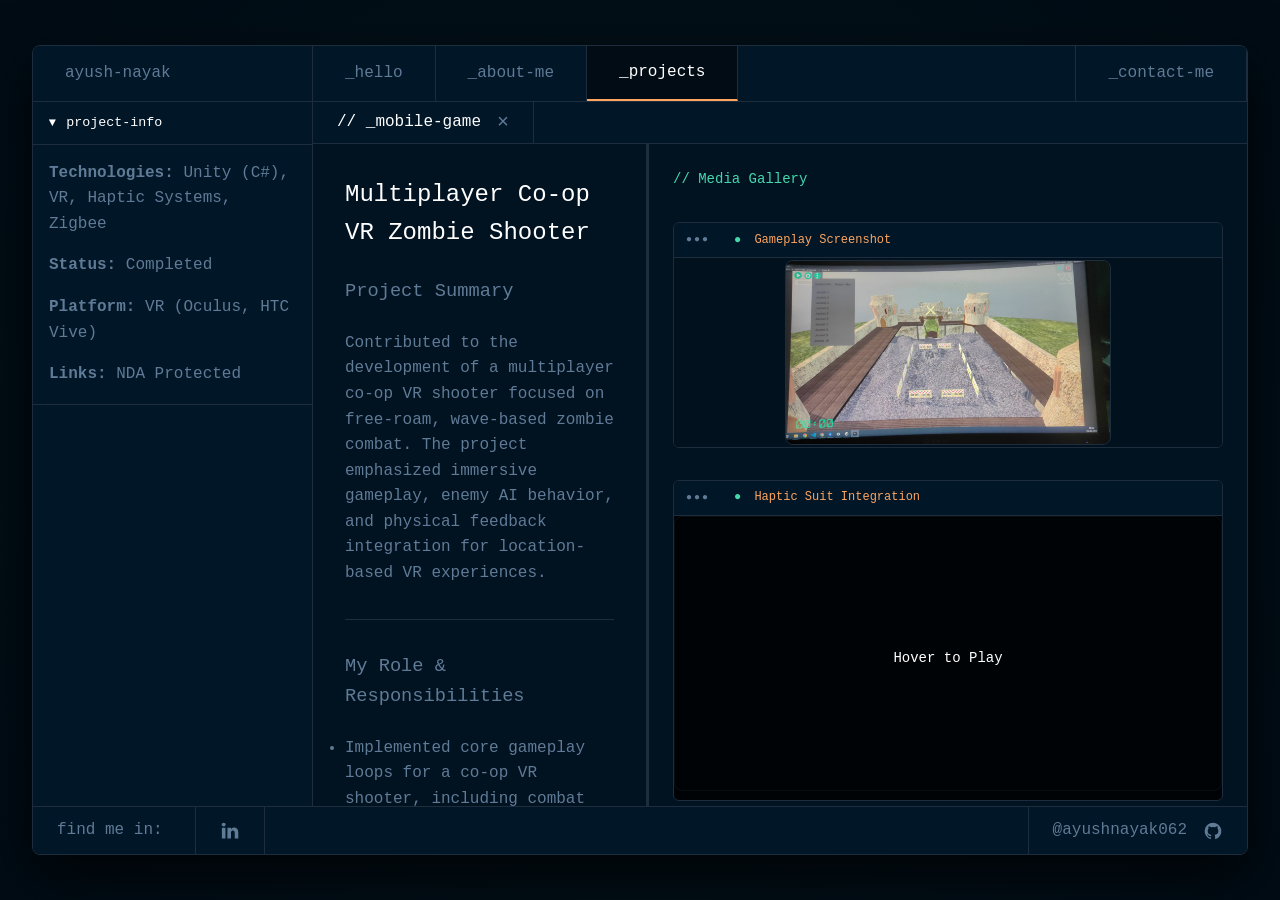
<file: pages/project3.html>
<!DOCTYPE html>
<html lang="en">
  <head>
    <meta charset="UTF-8" />
    <meta name="viewport" content="width=device-width, initial-scale=1.0" />
    <title>Mobile Game - Ayush Nayak</title>
    <link rel="stylesheet" href="../css/variables.css" />
    <link rel="stylesheet" href="../css/base.css" />
    <link rel="stylesheet" href="../css/layout.css" />
    <link rel="stylesheet" href="../css/terminal.css" />
    <link rel="stylesheet" href="../css/responsive.css" />
  </head>
  <body>
    <!-- Wrapped in viewport container for global app window -->
    <div class="viewport">
      <div class="app-window">
        <!-- Updated navigation structure to match homepage -->
        <nav class="main-nav">
          <div class="nav-left">
            <!-- Updated nav-name to use fixed-width matching system info width -->
            <span class="nav-name">ayush-nayak</span>
            <a href="../index.html" class="nav-link">_hello</a>
            <a href="about.html" class="nav-link">_about-me</a>
            <a href="projects.html" class="nav-link active">_projects</a>
          </div>
          <div class="nav-right">
            <button class="mobile-menu-btn" aria-label="Open menu">☰</button>
            <a href="contact.html" class="nav-link">_contact-me</a>
          </div>
        </nav>

        <!-- Main Content -->
        <main class="project-detail-container">
          <!-- Sidebar with Project Metadata -->
          <aside class="sidebar">
            <div class="sidebar-section">
              <button class="section-toggle active">
                <span class="toggle-icon">▼</span>
                <span>project-info</span>
              </button>
              <div class="section-content active">
                <p
                  style="
                    color: var(--text-primary);
                    margin-bottom: var(--spacing-sm);
                  "
                >
                  <strong>Technologies:</strong> Unity (C#), VR, Haptic Systems,
                  Zigbee
                </p>
                <p
                  style="
                    color: var(--text-primary);
                    margin-bottom: var(--spacing-sm);
                  "
                >
                  <strong>Status:</strong> Completed
                </p>
                <p
                  style="
                    color: var(--text-primary);
                    margin-bottom: var(--spacing-sm);
                  "
                >
                  <strong>Platform:</strong> VR (Oculus, HTC Vive)
                </p>
                <p style="color: var(--text-primary)">
                  <strong>Links:</strong> NDA Protected
                </p>
              </div>
            </div>
          </aside>
          <!-- Content Area with Editor Tab -->
          <div class="content-area">
            <!-- Editor-style tab bar -->
            <div class="project-editor-tab-bar">
              <div class="project-tab">
                <span>// _mobile-game</span>
                <span
                  class="project-editor-close"
                  onclick="window.location.href='projects.html'"
                  >×</span
                >
              </div>
              <div class="tab-spacer"></div>
            </div>
            <!-- Content Row -->
            <div class="content-row">
              <div class="project-text-panel">
                <div style="padding: var(--spacing-lg)">
                  <h2
                    style="
                      color: var(--text-white);
                      margin-bottom: var(--spacing-md);
                    "
                  >
                    Multiplayer Co-op VR Zombie Shooter
                  </h2>
                  <h3
                    style="
                      color: var(--text-primary);
                      margin-bottom: var(--spacing-md);
                    "
                  >
                    Project Summary
                  </h3>
                  <p
                    style="
                      color: var(--text-primary);
                      margin-bottom: var(--spacing-md);
                    "
                  >
                    Contributed to the development of a multiplayer co-op VR
                    shooter focused on free-roam, wave-based zombie combat. The
                    project emphasized immersive gameplay, enemy AI behavior,
                    and physical feedback integration for location-based VR
                    experiences.
                  </p>
                  <hr
                    style="
                      border: none;
                      border-top: 1px solid var(--border-color);
                      margin: var(--spacing-lg) 0;
                    "
                  />
                  <h3
                    style="
                      color: var(--text-primary);
                      margin-bottom: var(--spacing-md);
                    "
                  >
                    My Role & Responsibilities
                  </h3>
                  <ul
                    style="
                      color: var(--text-primary);
                      margin-bottom: var(--spacing-md);
                    "
                  >
                    <li>
                      Implemented core gameplay loops for a co-op VR shooter,
                      including combat flow and progression logic
                    </li>
                    <li>
                      Designed and implemented enemy AI systems for navigation,
                      combat states, and difficulty scaling
                    </li>
                    <li>
                      Integrated third-party
                      <strong>haptic suit APIs</strong> to enhance physical
                      feedback during gameplay
                    </li>
                    <li>
                      Built an automated headset–haptic suit pairing workflow to
                      streamline session setup
                    </li>
                    <li>
                      Collaborated with designers and testers to refine gameplay
                      pacing and player feedback
                    </li>
                    <li>
                      Assisted with build testing, bug reproduction, and
                      gameplay balancing across multiple VR setups
                    </li>
                  </ul>
                  <hr
                    style="
                      border: none;
                      border-top: 1px solid var(--border-color);
                      margin: var(--spacing-lg) 0;
                    "
                  />
                  <h3
                    style="
                      color: var(--text-primary);
                      margin-bottom: var(--spacing-md);
                    "
                  >
                    Technical Focus / Systems Worked On
                  </h3>
                  <ul
                    style="
                      color: var(--text-primary);
                      margin-bottom: var(--spacing-md);
                    "
                  >
                    <li><strong>Unity (C#)</strong> gameplay and VR systems</li>
                    <li>Multiplayer co-op gameplay logic (session-based)</li>
                    <li>
                      Enemy AI behavior systems:
                      <ul>
                        <li>Navigation</li>
                        <li>Combat states</li>
                        <li>Difficulty scaling</li>
                      </ul>
                    </li>
                    <li>
                      Haptic feedback integration using external hardware APIs
                    </li>
                    <li>Automated device allocation and pairing systems</li>
                    <li>
                      Iterative gameplay tuning through internal playtesting
                    </li>
                    <li>Cross-hardware VR testing and stability validation</li>
                  </ul>
                  <hr
                    style="
                      border: none;
                      border-top: 1px solid var(--border-color);
                      margin: var(--spacing-lg) 0;
                    "
                  />
                  <h3
                    style="
                      color: var(--text-primary);
                      margin-bottom: var(--spacing-md);
                    "
                  >
                    Constraints
                  </h3>
                  <ul
                    style="
                      color: var(--text-primary);
                      margin-bottom: var(--spacing-md);
                    "
                  >
                    <li>Developed as part of a professional role under NDA</li>
                    <li>No public builds, gameplay footage, or source code</li>
                    <li>
                      Hardware-dependent setup (VR headsets and haptic suits)
                    </li>
                    <li>
                      Performance and stability requirements for location-based
                      VR environments
                    </li>
                    <li>
                      Iterative development with frequent testing and balance
                      adjustments
                    </li>
                  </ul>
                  <hr
                    style="
                      border: none;
                      border-top: 1px solid var(--border-color);
                      margin: var(--spacing-lg) 0;
                    "
                  />
                  <h3
                    style="
                      color: var(--text-primary);
                      margin-bottom: var(--spacing-md);
                    "
                  >
                    Outcomes & Learnings
                  </h3>
                  <ul
                    style="
                      color: var(--text-primary);
                      margin-bottom: var(--spacing-lg);
                    "
                  >
                    <li>
                      Gained hands-on experience building multiplayer VR
                      gameplay systems
                    </li>
                    <li>
                      Learned to design AI behaviors that remain readable and
                      fair in VR environments
                    </li>
                    <li>
                      Improved understanding of hardware integration and session
                      management workflows
                    </li>
                    <li>
                      Strengthened collaboration skills across gameplay, UX, and
                      QA disciplines
                    </li>
                  </ul>
                </div>
              </div>
              <div class="project-media-panel">
                <div class="gallery-container">
                  <h3>// Media Gallery</h3>
                  <div class="image-item">
                    <div class="image-header">
                      <div class="image-header-dots">●●●</div>
                      <div class="label-inline">Gameplay Screenshot</div>
                    </div>
                    <div class="image-wrapper">
                      <img
                        src="../resourses/Vr Game/Game.jpeg"
                        alt="VR Zombie Shooter Gameplay"
                      />
                    </div>
                  </div>
                  <div class="image-item">
                    <div class="image-header">
                      <div class="image-header-dots">●●●</div>
                      <div class="label-inline">Haptic Suit Integration</div>
                    </div>
                    <div class="video-container">
                      <video
                        muted
                        loop
                        playsinline
                        onmouseenter="this.play()"
                        onmouseleave="this.pause(); this.currentTime = 0;"
                      >
                        <source
                          src="../resourses/Vr Game/Haptic Suit.mp4"
                          type="video/mp4"
                        />
                        Your browser does not support the video tag.
                      </video>
                      <div class="video-overlay"></div>
                    </div>
                  </div>
                  <div class="image-item">
                    <div class="image-header">
                      <div class="image-header-dots">●●●</div>
                      <div class="label-inline">Arcade Environment</div>
                    </div>
                    <div class="video-container video-container-small">
                      <video
                        muted
                        loop
                        playsinline
                        onmouseenter="this.play()"
                        onmouseleave="this.pause(); this.currentTime = 0;"
                      >
                        <source
                          src="../resourses/Vr Game/Arcade.mp4"
                          type="video/mp4"
                        />
                        Your browser does not support the video tag.
                      </video>
                      <div class="video-overlay"></div>
                    </div>
                  </div>
                </div>
              </div>
            </div>
          </div>
        </main>

        <!-- Footer -->
        <footer class="main-footer">
          <div class="footer-left">
            <span class="footer-text">find me in:</span>
            <a
              href="https://linkedin.com/in/ayushnayak062"
              target="_blank"
              class="footer-icon"
              aria-label="LinkedIn"
            >
              <svg
                viewBox="-2 -2 24 24"
                width="20"
                height="20"
                fill="currentColor"
                xmlns="http://www.w3.org/2000/svg"
                aria-hidden="true"
              >
                <path
                  d="M19.959 11.719v7.379h-4.278v-6.885c0-1.73-.619-2.91-2.167-2.91-1.182 0-1.886.796-2.195 1.565-.113.275-.142.658-.142 1.043v7.187h-4.28s.058-11.66 0-12.869h4.28v1.824l-.028.042h.028v-.042c.568-.875 1.583-2.126 3.856-2.126 2.815 0 4.926 1.84 4.926 5.792zM2.421.026C.958.026 0 .986 0 2.249c0 1.235.93 2.224 2.365 2.224h.028c1.493 0 2.42-.989 2.42-2.224C4.787.986 3.887.026 2.422.026zM.254 19.098h4.278V6.229H.254v12.869z"
                />
              </svg>
            </a>
          </div>
          <div class="footer-right">
            <a
              href="https://github.com/ayushnayak062"
              target="_blank"
              class="footer-github"
              aria-label="GitHub"
            >
              <span>@ayushnayak062</span>
              <svg
                width="20"
                height="20"
                viewBox="0 0 24 24"
                fill="currentColor"
                xmlns="http://www.w3.org/2000/svg"
                aria-hidden="true"
              >
                <path
                  d="M12,2.2467A10.00042,10.00042,0,0,0,8.83752,21.73419c.5.08752.6875-.21247.6875-.475,0-.23749-.01251-1.025-.01251-1.86249C7,19.85919,6.35,18.78423,6.15,18.22173A3.636,3.636,0,0,0,5.125,16.8092c-.35-.1875-.85-.65-.01251-.66248A2.00117,2.00117,0,0,1,6.65,17.17169a2.13742,2.13742,0,0,0,2.91248.825A2.10376,2.10376,0,0,1,10.2,16.65923c-2.225-.25-4.55-1.11254-4.55-4.9375a3.89187,3.89187,0,0,1,1.025-2.6875,3.59373,3.59373,0,0,1,.1-2.65s.83747-.26251,2.75,1.025a9.42747,9.42747,0,0,1,5,0c1.91248-1.3,2.75-1.025,2.75-1.025a3.59323,3.59323,0,0,1,.1,2.65,3.869,3.869,0,0,1,1.025,2.6875c0,3.83747-2.33752,4.6875-4.5625,4.9375a2.36814,2.36814,0,0,1,.675,1.85c0,1.33752-.01251,2.41248-.01251,2.75,0,.26251.1875.575.6875.475A10.0053,10.0053,0,0,0,12,2.2467Z"
                />
              </svg>
            </a>
          </div>
        </footer>
      </div>
    </div>

    <script src="../js/navigation.js"></script>
    <script>
      document.addEventListener("DOMContentLoaded", () => {
        const sectionToggles = document.querySelectorAll(".section-toggle");

        if (!sectionToggles.length) return;

        // Toggle click behavior (same as About)
        sectionToggles.forEach((toggle) => {
          const content = toggle.nextElementSibling;
          if (!content) return;

          toggle.addEventListener("click", () => {
            toggle.classList.toggle("active");
            content.classList.toggle("active");
          });
        });

        /* --------------------------------
       Sidebar defaults (desktop vs compact/mobile)
       -------------------------------- */
        const DESKTOP_BREAKPOINT = 1280;
        let wasDesktop = window.innerWidth >= DESKTOP_BREAKPOINT;
        let isInitialLoad = true;

        function collapseAllSections() {
          sectionToggles.forEach((toggle) => {
            const content = toggle.nextElementSibling;
            if (!content) return;

            toggle.classList.remove("active");
            content.classList.remove("active");
          });
        }

        function syncSidebarWithViewport() {
          const isDesktop = window.innerWidth >= DESKTOP_BREAKPOINT;

          // Initial load below desktop
          if (isInitialLoad && !isDesktop) {
            collapseAllSections();
          }

          // Desktop → non-desktop transition
          if (!isInitialLoad && wasDesktop && !isDesktop) {
            collapseAllSections();
          }

          wasDesktop = isDesktop;
          isInitialLoad = false;
        }

        syncSidebarWithViewport();
        window.addEventListener("resize", syncSidebarWithViewport);
      });
    </script>
  </body>
</html>
</file>
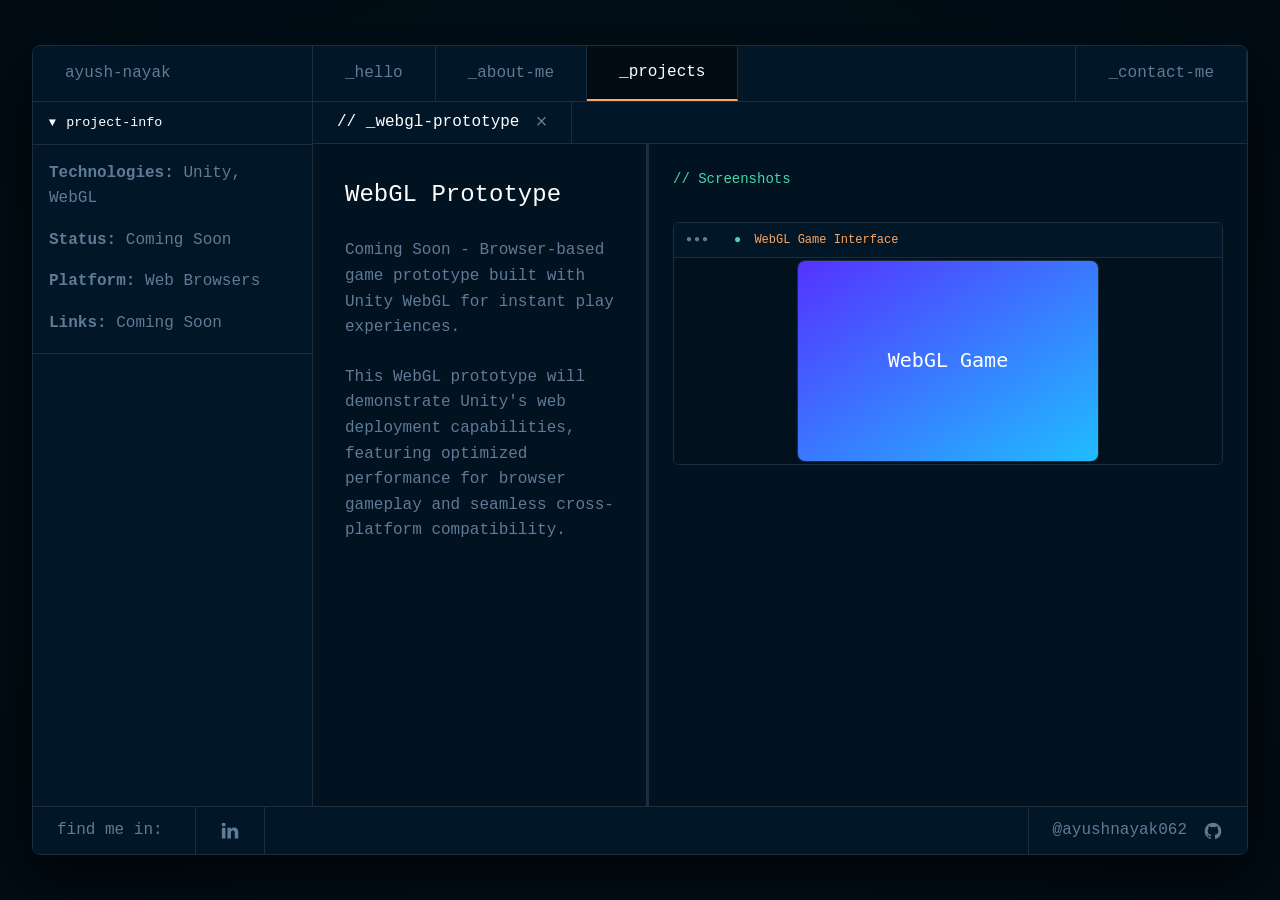
<file: pages/project4.html>
<!DOCTYPE html>
<html lang="en">
  <head>
    <meta charset="UTF-8" />
    <meta name="viewport" content="width=device-width, initial-scale=1.0" />
    <title>WebGL Prototype - Ayush Nayak</title>
    <link rel="stylesheet" href="../css/variables.css" />
    <link rel="stylesheet" href="../css/base.css" />
    <link rel="stylesheet" href="../css/layout.css" />
    <link rel="stylesheet" href="../css/terminal.css" />
    <link rel="stylesheet" href="../css/responsive.css" />
  </head>
  <body>
    <!-- Wrapped in viewport container for global app window -->
    <div class="viewport">
      <div class="app-window">
        <!-- Updated navigation structure to match homepage -->
        <nav class="main-nav">
          <div class="nav-left">
            <!-- Updated nav-name to use fixed-width matching system info width -->
            <span class="nav-name">ayush-nayak</span>
            <a href="../index.html" class="nav-link">_hello</a>
            <a href="about.html" class="nav-link">_about-me</a>
            <a href="projects.html" class="nav-link active">_projects</a>
          </div>
          <div class="nav-right">
            <button class="mobile-menu-btn" aria-label="Open menu">☰</button>
            <a href="contact.html" class="nav-link">_contact-me</a>
          </div>
        </nav>

        <!-- Main Content -->
        <main class="project-detail-container">
          <!-- Sidebar with Project Metadata -->
          <aside class="sidebar">
            <div class="sidebar-section">
              <button class="section-toggle active">
                <span class="toggle-icon">▼</span>
                <span>project-info</span>
              </button>
              <div class="section-content active">
                <p
                  style="
                    color: var(--text-primary);
                    margin-bottom: var(--spacing-sm);
                  "
                >
                  <strong>Technologies:</strong> Unity, WebGL
                </p>
                <p
                  style="
                    color: var(--text-primary);
                    margin-bottom: var(--spacing-sm);
                  "
                >
                  <strong>Status:</strong> Coming Soon
                </p>
                <p
                  style="
                    color: var(--text-primary);
                    margin-bottom: var(--spacing-sm);
                  "
                >
                  <strong>Platform:</strong> Web Browsers
                </p>
                <p style="color: var(--text-primary)">
                  <strong>Links:</strong> Coming Soon
                </p>
              </div>
            </div>
          </aside>
          <!-- Content Area with Editor Tab -->
          <div class="content-area">
            <!-- Editor-style tab bar -->
            <div class="project-editor-tab-bar">
              <div class="project-tab">
                <span>// _webgl-prototype</span>
                <span
                  class="project-editor-close"
                  onclick="window.location.href='projects.html'"
                  >×</span
                >
              </div>
              <div class="tab-spacer"></div>
            </div>
            <!-- Content Row -->
            <div class="content-row">
              <div class="project-text-panel">
                <div style="padding: var(--spacing-lg)">
                  <h2
                    style="
                      color: var(--text-white);
                      margin-bottom: var(--spacing-md);
                    "
                  >
                    WebGL Prototype
                  </h2>
                  <p
                    style="
                      color: var(--text-primary);
                      margin-bottom: var(--spacing-md);
                    "
                  >
                    Coming Soon - Browser-based game prototype built with Unity
                    WebGL for instant play experiences.
                  </p>
                  <p
                    style="
                      color: var(--text-primary);
                      margin-bottom: var(--spacing-lg);
                    "
                  >
                    This WebGL prototype will demonstrate Unity's web deployment
                    capabilities, featuring optimized performance for browser
                    gameplay and seamless cross-platform compatibility.
                  </p>
                </div>
              </div>
              <div class="project-media-panel">
                <div class="gallery-container">
                  <h3>// Screenshots</h3>
                  <div class="image-item">
                    <div class="image-header">
                      <div class="image-header-dots">●●●</div>
                      <div class="label-inline">WebGL Game Interface</div>
                    </div>
                    <div class="image-wrapper">
                      <img
                        src="data:image/svg+xml,%3Csvg xmlns='http://www.w3.org/2000/svg' width='300' height='200' viewBox='0 0 300 200'%3E%3Cdefs%3E%3ClinearGradient id='grad4' x1='0%25' y1='0%25' x2='100%25' y2='100%25'%3E%3Cstop offset='0%25' style='stop-color:%235433FF;stop-opacity:1' /%3E%3Cstop offset='100%25' style='stop-color:%2320BDFF;stop-opacity:1' /%3E%3C/linearGradient%3E%3C/defs%3E%3Crect width='300' height='200' fill='url(%23grad4)'/%3E%3Ctext x='150' y='100' font-family='monospace' font-size='20' fill='white' text-anchor='middle' dominant-baseline='middle'%3EWebGL Game%3C/text%3E%3C/svg%3E"
                        alt="WebGL Prototype"
                      />
                    </div>
                  </div>
                </div>
              </div>
            </div>
          </div>
        </main>

        <!-- Footer -->
        <footer class="main-footer">
          <div class="footer-left">
            <span class="footer-text">find me in:</span>
            <a
              href="https://linkedin.com/in/ayushnayak062"
              target="_blank"
              class="footer-icon"
              aria-label="LinkedIn"
            >
              <svg
                viewBox="-2 -2 24 24"
                width="20"
                height="20"
                fill="currentColor"
                xmlns="http://www.w3.org/2000/svg"
                aria-hidden="true"
              >
                <path
                  d="M19.959 11.719v7.379h-4.278v-6.885c0-1.73-.619-2.91-2.167-2.91-1.182 0-1.886.796-2.195 1.565-.113.275-.142.658-.142 1.043v7.187h-4.28s.058-11.66 0-12.869h4.28v1.824l-.028.042h.028v-.042c.568-.875 1.583-2.126 3.856-2.126 2.815 0 4.926 1.84 4.926 5.792zM2.421.026C.958.026 0 .986 0 2.249c0 1.235.93 2.224 2.365 2.224h.028c1.493 0 2.42-.989 2.42-2.224C4.787.986 3.887.026 2.422.026zM.254 19.098h4.278V6.229H.254v12.869z"
                />
              </svg>
            </a>
          </div>
          <div class="footer-right">
            <a
              href="https://github.com/ayushnayak062"
              target="_blank"
              class="footer-github"
              aria-label="GitHub"
            >
              <span>@ayushnayak062</span>
              <svg
                width="20"
                height="20"
                viewBox="0 0 24 24"
                fill="currentColor"
                xmlns="http://www.w3.org/2000/svg"
                aria-hidden="true"
              >
                <path
                  d="M12,2.2467A10.00042,10.00042,0,0,0,8.83752,21.73419c.5.08752.6875-.21247.6875-.475,0-.23749-.01251-1.025-.01251-1.86249C7,19.85919,6.35,18.78423,6.15,18.22173A3.636,3.636,0,0,0,5.125,16.8092c-.35-.1875-.85-.65-.01251-.66248A2.00117,2.00117,0,0,1,6.65,17.17169a2.13742,2.13742,0,0,0,2.91248.825A2.10376,2.10376,0,0,1,10.2,16.65923c-2.225-.25-4.55-1.11254-4.55-4.9375a3.89187,3.89187,0,0,1,1.025-2.6875,3.59373,3.59373,0,0,1,.1-2.65s.83747-.26251,2.75,1.025a9.42747,9.42747,0,0,1,5,0c1.91248-1.3,2.75-1.025,2.75-1.025a3.59323,3.59323,0,0,1,.1,2.65,3.869,3.869,0,0,1,1.025,2.6875c0,3.83747-2.33752,4.6875-4.5625,4.9375a2.36814,2.36814,0,0,1,.675,1.85c0,1.33752-.01251,2.41248-.01251,2.75,0,.26251.1875.575.6875.475A10.0053,10.0053,0,0,0,12,2.2467Z"
                />
              </svg>
            </a>
          </div>
        </footer>
      </div>
    </div>

    <script src="../js/navigation.js"></script>
    <script>
      document.addEventListener("DOMContentLoaded", () => {
        const sectionToggles = document.querySelectorAll(".section-toggle");

        if (!sectionToggles.length) return;

        // Toggle click behavior (same as About)
        sectionToggles.forEach((toggle) => {
          const content = toggle.nextElementSibling;
          if (!content) return;

          toggle.addEventListener("click", () => {
            toggle.classList.toggle("active");
            content.classList.toggle("active");
          });
        });

        /* --------------------------------
       Sidebar defaults (desktop vs compact/mobile)
       -------------------------------- */
        const DESKTOP_BREAKPOINT = 1280;
        let wasDesktop = window.innerWidth >= DESKTOP_BREAKPOINT;
        let isInitialLoad = true;

        function collapseAllSections() {
          sectionToggles.forEach((toggle) => {
            const content = toggle.nextElementSibling;
            if (!content) return;

            toggle.classList.remove("active");
            content.classList.remove("active");
          });
        }

        function syncSidebarWithViewport() {
          const isDesktop = window.innerWidth >= DESKTOP_BREAKPOINT;

          // Initial load below desktop
          if (isInitialLoad && !isDesktop) {
            collapseAllSections();
          }

          // Desktop → non-desktop transition
          if (!isInitialLoad && wasDesktop && !isDesktop) {
            collapseAllSections();
          }

          wasDesktop = isDesktop;
          isInitialLoad = false;
        }

        syncSidebarWithViewport();
        window.addEventListener("resize", syncSidebarWithViewport);
      });
    </script>
  </body>
</html>
</file>
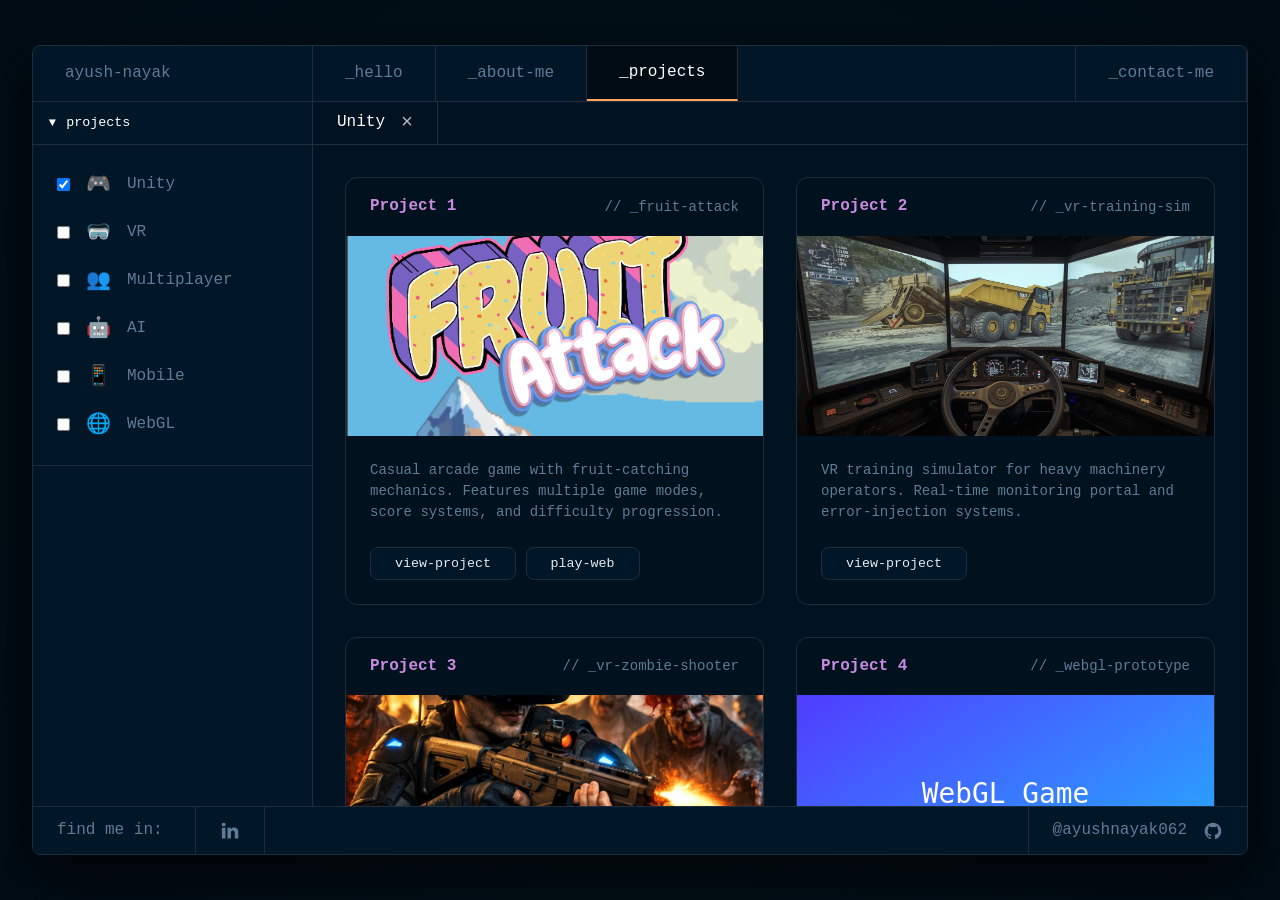
<file: pages/projects.html>
<!DOCTYPE html>
<html lang="en">
  <head>
    <meta charset="UTF-8" />
    <meta name="viewport" content="width=device-width, initial-scale=1.0" />
    <title>Projects - Ayush Nayak</title>
    <link rel="stylesheet" href="../css/variables.css" />
    <link rel="stylesheet" href="../css/base.css" />
    <link rel="stylesheet" href="../css/layout.css" />
    <link rel="stylesheet" href="../css/terminal.css" />
    <link rel="stylesheet" href="../css/responsive.css" />
  </head>
  <body>
    <!-- Wrapped in viewport container for global app window -->
    <div class="viewport">
      <div class="app-window">
        <!-- Updated navigation structure to match homepage -->
        <nav class="main-nav">
          <div class="nav-left">
            <!-- Updated nav-name to use fixed-width matching system info width -->
            <span class="nav-name">ayush-nayak</span>
            <a href="../index.html" class="nav-link">_hello</a>
            <a href="about.html" class="nav-link">_about-me</a>
            <a href="projects.html" class="nav-link active">_projects</a>
          </div>
          <div class="nav-right">
            <button class="mobile-menu-btn" aria-label="Open menu">☰</button>
            <a href="contact.html" class="nav-link">_contact-me</a>
          </div>
        </nav>

        <!-- Main Content -->
        <main class="projects-container">
          <!-- Sidebar Filters -->
          <aside class="sidebar">
            <div class="sidebar-section">
              <button class="section-toggle active">
                <span class="toggle-icon">▼</span>
                <span>projects</span>
              </button>
              <div class="section-content active">
                <label class="filter-item">
                  <input type="checkbox" value="Unity" checked />
                  <span class="tech-icon">🎮</span>
                  <span>Unity</span>
                </label>
                <label class="filter-item">
                  <input type="checkbox" value="VR" />
                  <span class="tech-icon">🥽</span>
                  <span>VR</span>
                </label>
                <label class="filter-item">
                  <input type="checkbox" value="Multiplayer" />
                  <span class="tech-icon">👥</span>
                  <span>Multiplayer</span>
                </label>
                <label class="filter-item">
                  <input type="checkbox" value="AI" />
                  <span class="tech-icon">🤖</span>
                  <span>AI</span>
                </label>
                <label class="filter-item">
                  <input type="checkbox" value="Mobile" />
                  <span class="tech-icon">📱</span>
                  <span>Mobile</span>
                </label>
                <label class="filter-item">
                  <input type="checkbox" value="WebGL" />
                  <span class="tech-icon">🌐</span>
                  <span>WebGL</span>
                </label>
              </div>
            </div>
          </aside>
          <!-- NEW: content-area (same role as About / Contact) -->
          <div class="content-area">
            <!-- NEW: Projects top bar -->
            <div class="projects-tab-bar" id="projectFilterBar">
              <!-- active filters injected by JS -->
            </div>
            <!-- Padding absorber (critical) -->
            <div class="content-row">
              <!-- Projects Grid -->
              <div class="projects-content">
                <div class="projects-grid" id="projectsGrid">
                  <!-- <CHANGE> Updated first project to Fruit Attack with play-web button using same element type and class -->
                  <div class="project-card" data-tags="Unity Mobile">
                    <div class="project-header">
                      <span class="project-number">Project 1</span>
                      <span class="project-subtitle">// _fruit-attack</span>
                    </div>
                    <div class="project-image">
                      <img
                        src="../resourses/FruitAttack/thumbnail.png"
                        alt="Fruit Attack"
                      />
                      <!-- <button class="settings-btn" aria-label="Project settings">
                    ⚙️
                  </button> -->
                    </div>
                    <div class="project-info">
                      <p class="project-description">
                        Casual arcade game with fruit-catching mechanics.
                        Features multiple game modes, score systems, and
                        difficulty progression.
                      </p>
                      <button
                        class="view-project-btn"
                        onclick="window.location.href='fruit-attack.html'"
                      >
                        view-project
                      </button>
                      <button
                        class="view-project-btn"
                        onclick="window.open('https://ayushnayak.itch.io/test', '_blank')"
                      >
                        play-web
                      </button>
                    </div>
                  </div>

                  <div class="project-card" data-tags="Unity VR">
                    <div class="project-header">
                      <span class="project-number">Project 2</span>
                      <span class="project-subtitle">// _vr-training-sim</span>
                    </div>
                    <div class="project-image">
                      <img
                        src="../resourses/Training simulator/Training Simulator.jpg"
                        alt="VR Training Simulator"
                      />
                      <!-- <button class="settings-btn" aria-label="Project settings">
                    ⚙️
                  </button> -->
                    </div>
                    <div class="project-info">
                      <p class="project-description">
                        VR training simulator for heavy machinery operators.
                        Real-time monitoring portal and error-injection systems.
                      </p>
                      <button
                        class="view-project-btn"
                        onclick="window.location.href='vr-training-simulator.html'"
                      >
                        view-project
                      </button>
                    </div>
                  </div>

                  <div class="project-card" data-tags="Unity VR Multiplayer AI">
                    <div class="project-header">
                      <span class="project-number">Project 3</span>
                      <span class="project-subtitle"
                        >// _vr-zombie-shooter</span
                      >
                    </div>
                    <div class="project-image">
                      <img
                        src="../resourses/Vr Game/VR.png"
                        alt="VR Zombie Shooter"
                      />
                      <!-- <button class="settings-btn" aria-label="Project settings">
                    ⚙️
                  </button> -->
                    </div>
                    <div class="project-info">
                      <p class="project-description">
                        Multiplayer co-op VR zombie shooter with wave-based
                        combat, haptic feedback, and immersive gameplay in
                        arcade environments.
                      </p>
                      <button
                        class="view-project-btn"
                        onclick="window.location.href='vr-zombie-shooter.html'"
                      >
                        view-project
                      </button>
                    </div>
                  </div>

                  <div class="project-card" data-tags="Unity WebGL">
                    <div class="project-header">
                      <span class="project-number">Project 4</span>
                      <span class="project-subtitle">// _webgl-prototype</span>
                    </div>
                    <div class="project-image">
                      <img
                        src="data:image/svg+xml,%3Csvg xmlns='http://www.w3.org/2000/svg' width='300' height='200' viewBox='0 0 300 200'%3E%3Cdefs%3E%3ClinearGradient id='grad4' x1='0%25' y1='0%25' x2='100%25' y2='100%25'%3E%3Cstop offset='0%25' style='stop-color:%235433FF;stop-opacity:1' /%3E%3Cstop offset='100%25' style='stop-color:%2320BDFF;stop-opacity:1' /%3E%3C/linearGradient%3E%3C/defs%3E%3Crect width='300' height='200' fill='url(%23grad4)'/%3E%3Ctext x='150' y='100' font-family='monospace' font-size='20' fill='white' text-anchor='middle' dominant-baseline='middle'%3EWebGL Game%3C/text%3E%3C/svg%3E"
                        alt="WebGL Prototype"
                      />
                      <!-- <button class="settings-btn" aria-label="Project settings">
                    ⚙️
                  </button> -->
                    </div>
                    <div class="project-info">
                      <p class="project-description">
                        Coming Soon - Browser-based game prototype built with
                        Unity WebGL for instant play experiences.
                      </p>
                      <button
                        class="view-project-btn"
                        onclick="window.location.href='project4.html'"
                      >
                        view-project
                      </button>
                    </div>
                  </div>
                </div>
              </div>
            </div>
          </div>
        </main>

        <!-- Footer -->
        <footer class="main-footer">
          <div class="footer-left">
            <span class="footer-text">find me in:</span>
            <a
              href="https://linkedin.com/in/ayushnayak062"
              target="_blank"
              class="footer-icon"
              aria-label="LinkedIn"
            >
              <svg
                viewBox="-2 -2 24 24"
                width="20"
                height="20"
                fill="currentColor"
                xmlns="http://www.w3.org/2000/svg"
                aria-hidden="true"
              >
                <path
                  d="M19.959 11.719v7.379h-4.278v-6.885c0-1.73-.619-2.91-2.167-2.91-1.182 0-1.886.796-2.195 1.565-.113.275-.142.658-.142 1.043v7.187h-4.28s.058-11.66 0-12.869h4.28v1.824l-.028.042h.028v-.042c.568-.875 1.583-2.126 3.856-2.126 2.815 0 4.926 1.84 4.926 5.792zM2.421.026C.958.026 0 .986 0 2.249c0 1.235.93 2.224 2.365 2.224h.028c1.493 0 2.42-.989 2.42-2.224C4.787.986 3.887.026 2.422.026zM.254 19.098h4.278V6.229H.254v12.869z"
                />
              </svg>
            </a>
          </div>
          <div class="footer-right">
            <a
              href="https://github.com/ayushnayak062"
              target="_blank"
              class="footer-github"
              aria-label="GitHub"
            >
              <span>@ayushnayak062</span>
              <svg
                width="20"
                height="20"
                viewBox="0 0 24 24"
                fill="currentColor"
                xmlns="http://www.w3.org/2000/svg"
                aria-hidden="true"
              >
                <path
                  d="M12,2.2467A10.00042,10.00042,0,0,0,8.83752,21.73419c.5.08752.6875-.21247.6875-.475,0-.23749-.01251-1.025-.01251-1.86249C7,19.85919,6.35,18.78423,6.15,18.22173A3.636,3.636,0,0,0,5.125,16.8092c-.35-.1875-.85-.65-.01251-.66248A2.00117,2.00117,0,0,1,6.65,17.17169a2.13742,2.13742,0,0,0,2.91248.825A2.10376,2.10376,0,0,1,10.2,16.65923c-2.225-.25-4.55-1.11254-4.55-4.9375a3.89187,3.89187,0,0,1,1.025-2.6875,3.59373,3.59373,0,0,1,.1-2.65s.83747-.26251,2.75,1.025a9.42747,9.42747,0,0,1,5,0c1.91248-1.3,2.75-1.025,2.75-1.025a3.59323,3.59323,0,0,1,.1,2.65,3.869,3.869,0,0,1,1.025,2.6875c0,3.83747-2.33752,4.6875-4.5625,4.9375a2.36814,2.36814,0,0,1,.675,1.85c0,1.33752-.01251,2.41248-.01251,2.75,0,.26251.1875.575.6875.475A10.0053,10.0053,0,0,0,12,2.2467Z"
                />
              </svg>
            </a>
          </div>
        </footer>
      </div>
    </div>

    <script src="../js/navigation.js"></script>
    <script>
      // Project filtering
      const checkboxes = document.querySelectorAll(
        '.filter-item input[type="checkbox"]'
      );
      const projectCards = document.querySelectorAll(".project-card");
      const filterBar = document.getElementById("projectFilterBar");

      function updateFilters() {
        const activeFilters = Array.from(checkboxes)
          .filter((cb) => cb.checked)
          .map((cb) => cb.value);

        // render filter tabs into #projectFilterBar
        if (activeFilters.length > 0) {
          filterBar.innerHTML = `
        <div class="project-filter-tab">
          <span>${activeFilters.join(" ; ")}</span>
          <span class="project-filter-close">×</span>
        </div>
      `;
        } else {
          filterBar.innerHTML = "";
        }

        // Filter projects
        projectCards.forEach((card) => {
          const tags = card.dataset.tags.split(" ");
          const matches =
            activeFilters.length === 0 ||
            activeFilters.some((filter) => tags.includes(filter));
          card.style.display = matches ? "block" : "none";
        });

        // Add event listeners to remove buttons
        document.querySelectorAll(".project-filter-close").forEach((btn) => {
          btn.addEventListener("click", () => {
            checkboxes.forEach((cb) => (cb.checked = false));
            updateFilters();
          });
        });
      }

      checkboxes.forEach((cb) => cb.addEventListener("change", updateFilters));
      updateFilters();
      document.addEventListener("DOMContentLoaded", () => {
        const sectionToggles = document.querySelectorAll(".section-toggle");

        if (!sectionToggles.length) return;

        // Toggle click behavior (same as About)
        sectionToggles.forEach((toggle) => {
          const content = toggle.nextElementSibling;
          if (!content) return;

          toggle.addEventListener("click", () => {
            toggle.classList.toggle("active");
            content.classList.toggle("active");
          });
        });

        /* --------------------------------
     Sidebar defaults (desktop vs compact/mobile)
     -------------------------------- */
        const DESKTOP_BREAKPOINT = 1280;
        let wasDesktop = window.innerWidth >= DESKTOP_BREAKPOINT;
        let isInitialLoad = true;

        function collapseAllSections() {
          sectionToggles.forEach((toggle) => {
            const content = toggle.nextElementSibling;
            if (!content) return;

            toggle.classList.remove("active");
            content.classList.remove("active");
          });
        }

        function syncSidebarWithViewport() {
          const isDesktop = window.innerWidth >= DESKTOP_BREAKPOINT;

          // Initial load below desktop
          if (isInitialLoad && !isDesktop) {
            collapseAllSections();
          }

          // Desktop → non-desktop transition
          if (!isInitialLoad && wasDesktop && !isDesktop) {
            collapseAllSections();
          }

          wasDesktop = isDesktop;
          isInitialLoad = false;
        }

        syncSidebarWithViewport();
        window.addEventListener("resize", syncSidebarWithViewport);
      });
    </script>
  </body>
</html>
</file>
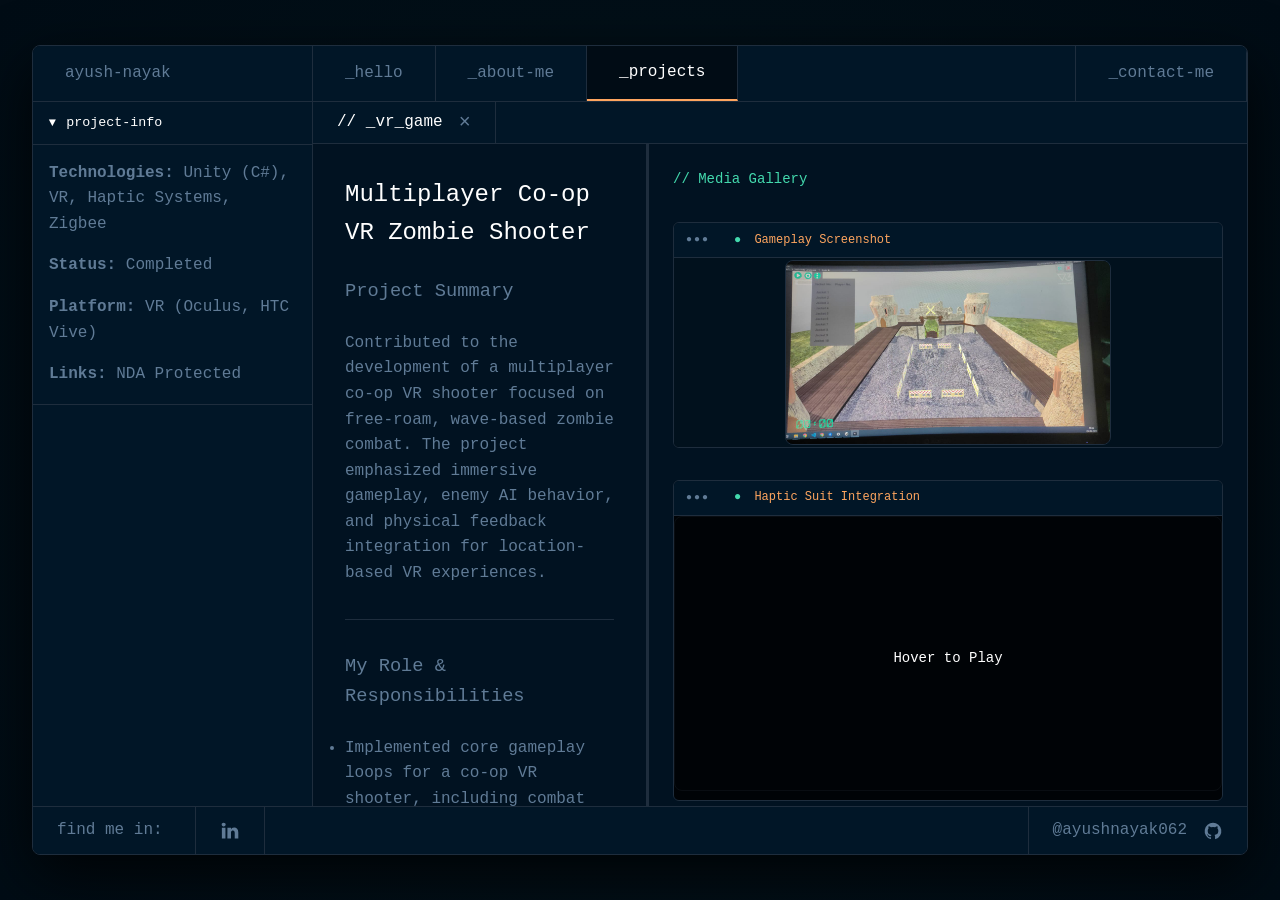
<file: pages/vr-zombie-shooter.html>
<!DOCTYPE html>
<html lang="en">
  <head>
    <meta charset="UTF-8" />
    <meta name="viewport" content="width=device-width, initial-scale=1.0" />
    <title>Mobile Game - Ayush Nayak</title>
    <link rel="stylesheet" href="../css/variables.css" />
    <link rel="stylesheet" href="../css/base.css" />
    <link rel="stylesheet" href="../css/layout.css" />
    <link rel="stylesheet" href="../css/terminal.css" />
    <link rel="stylesheet" href="../css/responsive.css" />
  </head>
  <body>
    <!-- Wrapped in viewport container for global app window -->
    <div class="viewport">
      <div class="app-window">
        <!-- Updated navigation structure to match homepage -->
        <nav class="main-nav">
          <div class="nav-left">
            <!-- Updated nav-name to use fixed-width matching system info width -->
            <span class="nav-name">ayush-nayak</span>
            <a href="../index.html" class="nav-link">_hello</a>
            <a href="about.html" class="nav-link">_about-me</a>
            <a href="projects.html" class="nav-link active">_projects</a>
          </div>
          <div class="nav-right">
            <button class="mobile-menu-btn" aria-label="Open menu">☰</button>
            <a href="contact.html" class="nav-link">_contact-me</a>
          </div>
        </nav>

        <!-- Main Content -->
        <main class="project-detail-container">
          <!-- Sidebar with Project Metadata -->
          <aside class="sidebar">
            <div class="sidebar-section">
              <button class="section-toggle active">
                <span class="toggle-icon">▼</span>
                <span>project-info</span>
              </button>
              <div class="section-content active">
                <p
                  style="
                    color: var(--text-primary);
                    margin-bottom: var(--spacing-sm);
                  "
                >
                  <strong>Technologies:</strong> Unity (C#), VR, Haptic Systems,
                  Zigbee
                </p>
                <p
                  style="
                    color: var(--text-primary);
                    margin-bottom: var(--spacing-sm);
                  "
                >
                  <strong>Status:</strong> Completed
                </p>
                <p
                  style="
                    color: var(--text-primary);
                    margin-bottom: var(--spacing-sm);
                  "
                >
                  <strong>Platform:</strong> VR (Oculus, HTC Vive)
                </p>
                <p style="color: var(--text-primary)">
                  <strong>Links:</strong> NDA Protected
                </p>
              </div>
            </div>
          </aside>
          <!-- Content Area with Editor Tab -->
          <div class="content-area">
            <!-- Editor-style tab bar -->
            <div class="project-editor-tab-bar">
              <div class="project-tab">
                <span>// _vr_game</span>
                <span
                  class="project-editor-close"
                  onclick="window.location.href='projects.html'"
                  >×</span
                >
              </div>
              <div class="tab-spacer"></div>
            </div>
            <!-- Content Row -->
            <div class="content-row">
              <div class="project-text-panel">
                <div style="padding: var(--spacing-lg)">
                  <h2
                    style="
                      color: var(--text-white);
                      margin-bottom: var(--spacing-md);
                    "
                  >
                    Multiplayer Co-op VR Zombie Shooter
                  </h2>
                  <h3
                    style="
                      color: var(--text-primary);
                      margin-bottom: var(--spacing-md);
                    "
                  >
                    Project Summary
                  </h3>
                  <p
                    style="
                      color: var(--text-primary);
                      margin-bottom: var(--spacing-md);
                    "
                  >
                    Contributed to the development of a multiplayer co-op VR
                    shooter focused on free-roam, wave-based zombie combat. The
                    project emphasized immersive gameplay, enemy AI behavior,
                    and physical feedback integration for location-based VR
                    experiences.
                  </p>
                  <hr
                    style="
                      border: none;
                      border-top: 1px solid var(--border-color);
                      margin: var(--spacing-lg) 0;
                    "
                  />
                  <h3
                    style="
                      color: var(--text-primary);
                      margin-bottom: var(--spacing-md);
                    "
                  >
                    My Role & Responsibilities
                  </h3>
                  <ul
                    style="
                      color: var(--text-primary);
                      margin-bottom: var(--spacing-md);
                    "
                  >
                    <li>
                      Implemented core gameplay loops for a co-op VR shooter,
                      including combat flow and progression logic
                    </li>
                    <li>
                      Designed and implemented enemy AI systems for navigation,
                      combat states, and difficulty scaling
                    </li>
                    <li>
                      Integrated third-party
                      <strong>haptic suit APIs</strong> to enhance physical
                      feedback during gameplay
                    </li>
                    <li>
                      Built an automated headset–haptic suit pairing workflow to
                      streamline session setup
                    </li>
                    <li>
                      Collaborated with designers and testers to refine gameplay
                      pacing and player feedback
                    </li>
                    <li>
                      Assisted with build testing, bug reproduction, and
                      gameplay balancing across multiple VR setups
                    </li>
                  </ul>
                  <hr
                    style="
                      border: none;
                      border-top: 1px solid var(--border-color);
                      margin: var(--spacing-lg) 0;
                    "
                  />
                  <h3
                    style="
                      color: var(--text-primary);
                      margin-bottom: var(--spacing-md);
                    "
                  >
                    Technical Focus / Systems Worked On
                  </h3>
                  <ul
                    style="
                      color: var(--text-primary);
                      margin-bottom: var(--spacing-md);
                    "
                  >
                    <li><strong>Unity (C#)</strong> gameplay and VR systems</li>
                    <li>Multiplayer co-op gameplay logic (session-based)</li>
                    <li>
                      Enemy AI behavior systems:
                      <ul>
                        <li>Navigation</li>
                        <li>Combat states</li>
                        <li>Difficulty scaling</li>
                      </ul>
                    </li>
                    <li>
                      Haptic feedback integration using external hardware APIs
                    </li>
                    <li>Automated device allocation and pairing systems</li>
                    <li>
                      Iterative gameplay tuning through internal playtesting
                    </li>
                    <li>Cross-hardware VR testing and stability validation</li>
                  </ul>
                  <hr
                    style="
                      border: none;
                      border-top: 1px solid var(--border-color);
                      margin: var(--spacing-lg) 0;
                    "
                  />
                  <h3
                    style="
                      color: var(--text-primary);
                      margin-bottom: var(--spacing-md);
                    "
                  >
                    Constraints
                  </h3>
                  <ul
                    style="
                      color: var(--text-primary);
                      margin-bottom: var(--spacing-md);
                    "
                  >
                    <li>Developed as part of a professional role under NDA</li>
                    <li>No public builds, gameplay footage, or source code</li>
                    <li>
                      Hardware-dependent setup (VR headsets and haptic suits)
                    </li>
                    <li>
                      Performance and stability requirements for location-based
                      VR environments
                    </li>
                    <li>
                      Iterative development with frequent testing and balance
                      adjustments
                    </li>
                  </ul>
                  <hr
                    style="
                      border: none;
                      border-top: 1px solid var(--border-color);
                      margin: var(--spacing-lg) 0;
                    "
                  />
                  <h3
                    style="
                      color: var(--text-primary);
                      margin-bottom: var(--spacing-md);
                    "
                  >
                    Outcomes & Learnings
                  </h3>
                  <ul
                    style="
                      color: var(--text-primary);
                      margin-bottom: var(--spacing-lg);
                    "
                  >
                    <li>
                      Gained hands-on experience building multiplayer VR
                      gameplay systems
                    </li>
                    <li>
                      Learned to design AI behaviors that remain readable and
                      fair in VR environments
                    </li>
                    <li>
                      Improved understanding of hardware integration and session
                      management workflows
                    </li>
                    <li>
                      Strengthened collaboration skills across gameplay, UX, and
                      QA disciplines
                    </li>
                  </ul>
                </div>
              </div>
              <div class="project-media-panel">
                <div class="gallery-container">
                  <h3>// Media Gallery</h3>
                  <div class="image-item">
                    <div class="image-header">
                      <div class="image-header-dots">●●●</div>
                      <div class="label-inline">Gameplay Screenshot</div>
                    </div>
                    <div class="image-wrapper">
                      <img
                        src="../resourses/Vr Game/Game.jpeg"
                        alt="VR Zombie Shooter Gameplay"
                      />
                    </div>
                  </div>
                  <div class="image-item">
                    <div class="image-header">
                      <div class="image-header-dots">●●●</div>
                      <div class="label-inline">Haptic Suit Integration</div>
                    </div>
                    <div class="video-container">
                      <video
                        muted
                        loop
                        playsinline
                        onmouseenter="this.play()"
                        onmouseleave="this.pause(); this.currentTime = 0;"
                      >
                        <source
                          src="../resourses/Vr Game/Haptic Suit.mp4"
                          type="video/mp4"
                        />
                        Your browser does not support the video tag.
                      </video>
                      <div class="video-overlay"></div>
                    </div>
                  </div>
                  <div class="image-item">
                    <div class="image-header">
                      <div class="image-header-dots">●●●</div>
                      <div class="label-inline">Arcade Environment</div>
                    </div>
                    <div class="video-container video-container-small">
                      <video
                        muted
                        loop
                        playsinline
                        onmouseenter="this.play()"
                        onmouseleave="this.pause(); this.currentTime = 0;"
                      >
                        <source
                          src="../resourses/Vr Game/Arcade.mp4"
                          type="video/mp4"
                        />
                        Your browser does not support the video tag.
                      </video>
                      <div class="video-overlay"></div>
                    </div>
                  </div>
                </div>
              </div>
            </div>
          </div>
        </main>

        <!-- Footer -->
        <footer class="main-footer">
          <div class="footer-left">
            <span class="footer-text">find me in:</span>
            <a
              href="https://linkedin.com/in/ayushnayak062"
              target="_blank"
              class="footer-icon"
              aria-label="LinkedIn"
            >
              <svg
                viewBox="-2 -2 24 24"
                width="20"
                height="20"
                fill="currentColor"
                xmlns="http://www.w3.org/2000/svg"
                aria-hidden="true"
              >
                <path
                  d="M19.959 11.719v7.379h-4.278v-6.885c0-1.73-.619-2.91-2.167-2.91-1.182 0-1.886.796-2.195 1.565-.113.275-.142.658-.142 1.043v7.187h-4.28s.058-11.66 0-12.869h4.28v1.824l-.028.042h.028v-.042c.568-.875 1.583-2.126 3.856-2.126 2.815 0 4.926 1.84 4.926 5.792zM2.421.026C.958.026 0 .986 0 2.249c0 1.235.93 2.224 2.365 2.224h.028c1.493 0 2.42-.989 2.42-2.224C4.787.986 3.887.026 2.422.026zM.254 19.098h4.278V6.229H.254v12.869z"
                />
              </svg>
            </a>
          </div>
          <div class="footer-right">
            <a
              href="https://github.com/ayushnayak062"
              target="_blank"
              class="footer-github"
              aria-label="GitHub"
            >
              <span>@ayushnayak062</span>
              <svg
                width="20"
                height="20"
                viewBox="0 0 24 24"
                fill="currentColor"
                xmlns="http://www.w3.org/2000/svg"
                aria-hidden="true"
              >
                <path
                  d="M12,2.2467A10.00042,10.00042,0,0,0,8.83752,21.73419c.5.08752.6875-.21247.6875-.475,0-.23749-.01251-1.025-.01251-1.86249C7,19.85919,6.35,18.78423,6.15,18.22173A3.636,3.636,0,0,0,5.125,16.8092c-.35-.1875-.85-.65-.01251-.66248A2.00117,2.00117,0,0,1,6.65,17.17169a2.13742,2.13742,0,0,0,2.91248.825A2.10376,2.10376,0,0,1,10.2,16.65923c-2.225-.25-4.55-1.11254-4.55-4.9375a3.89187,3.89187,0,0,1,1.025-2.6875,3.59373,3.59373,0,0,1,.1-2.65s.83747-.26251,2.75,1.025a9.42747,9.42747,0,0,1,5,0c1.91248-1.3,2.75-1.025,2.75-1.025a3.59323,3.59323,0,0,1,.1,2.65,3.869,3.869,0,0,1,1.025,2.6875c0,3.83747-2.33752,4.6875-4.5625,4.9375a2.36814,2.36814,0,0,1,.675,1.85c0,1.33752-.01251,2.41248-.01251,2.75,0,.26251.1875.575.6875.475A10.0053,10.0053,0,0,0,12,2.2467Z"
                />
              </svg>
            </a>
          </div>
        </footer>
      </div>
    </div>

    <script src="../js/navigation.js"></script>
    <script>
      document.addEventListener("DOMContentLoaded", () => {
        const sectionToggles = document.querySelectorAll(".section-toggle");

        if (!sectionToggles.length) return;

        // Toggle click behavior (same as About)
        sectionToggles.forEach((toggle) => {
          const content = toggle.nextElementSibling;
          if (!content) return;

          toggle.addEventListener("click", () => {
            toggle.classList.toggle("active");
            content.classList.toggle("active");
          });
        });

        /* --------------------------------
       Sidebar defaults (desktop vs compact/mobile)
       -------------------------------- */
        const DESKTOP_BREAKPOINT = 1280;
        let wasDesktop = window.innerWidth >= DESKTOP_BREAKPOINT;
        let isInitialLoad = true;

        function collapseAllSections() {
          sectionToggles.forEach((toggle) => {
            const content = toggle.nextElementSibling;
            if (!content) return;

            toggle.classList.remove("active");
            content.classList.remove("active");
          });
        }

        function syncSidebarWithViewport() {
          const isDesktop = window.innerWidth >= DESKTOP_BREAKPOINT;

          // Initial load below desktop
          if (isInitialLoad && !isDesktop) {
            collapseAllSections();
          }

          // Desktop → non-desktop transition
          if (!isInitialLoad && wasDesktop && !isDesktop) {
            collapseAllSections();
          }

          wasDesktop = isDesktop;
          isInitialLoad = false;
        }

        syncSidebarWithViewport();
        window.addEventListener("resize", syncSidebarWithViewport);
      });
    </script>
  </body>
</html>
</file>
<file: css/variables.css>
/* =====================================================
   DESIGN SYSTEM VARIABLES
   VS Code Dark Theme - Terminal-inspired portfolio
   ===================================================== */

:root {
  /* -----------------------------------------------------
     COLOR PALETTE - VS Code Dark Theme
     Intent: Professional developer aesthetic, high contrast for readability
     Consistent with popular IDEs to reduce cognitive load
     ----------------------------------------------------- */

  /* Background Layers (darkest to lightest) */
  --bg-primary: #010c15; /* Deepest background */
  --bg-secondary: #011221; /* Secondary surfaces */
  --bg-tertiary: #011627; /* Tertiary surfaces (nav/footer) */
  --bg-code: #01111d; /* Code editor background */

  /* Borders and Dividers */
  --border-color: #1e2d3d; /* Subtle borders */
  --border-active: #fea55f; /* Active state borders */

  /* Text Hierarchy */
  --text-primary: #607b96; /* Secondary text (comments, labels) */
  --text-secondary: #e5e9f0; /* Primary text content */
  --text-white: #ffffff; /* Headlines and highlights */
  --text-comment: #607b96; /* Comments (same as primary for consistency) */

  /* -----------------------------------------------------
     SYNTAX HIGHLIGHTING - Code Editor Colors
     ----------------------------------------------------- */

  --color-keyword: #c792ea; /* Keywords (if, function, etc.) */
  --color-function: #82aaff; /* Function names */
  --color-string: #e99287; /* String literals */
  --color-variable: #e5e9f0; /* Variables */
  --color-number: #f78c6c; /* Numbers */
  --color-class: #ffcb6b; /* Class names */
  --color-property: #4ec9b0; /* Properties */

  /* -----------------------------------------------------
     ACCENT COLORS - Interactive Elements
     ----------------------------------------------------- */

  --accent-orange: #fea55f; /* Primary accent (buttons, active states) */
  --accent-cyan: #43d9ad; /* Secondary accent (links, highlights) */
  --accent-purple: #c98bdf; /* Tertiary accent */
  --accent-blue: #4d5bce; /* Quaternary accent */

  /* -----------------------------------------------------
     TYPOGRAPHY - Monospace Terminal Aesthetic
     ----------------------------------------------------- */

  --font-mono: "Fira Code", "Consolas", "Monaco", "Courier New", monospace;

  /* -----------------------------------------------------
     SPACING SCALE - Consistent Rhythm
     ----------------------------------------------------- */

  --spacing-xs: 0.5rem; /* 8px - Tight spacing */
  --spacing-sm: 1rem; /* 16px - Default spacing */
  --spacing-md: 1.5rem; /* 24px - Generous spacing */
  --spacing-lg: 2rem; /* 32px - Large spacing */
  --spacing-xl: 3rem; /* 48px - Extra large spacing */

  /* -----------------------------------------------------
     BORDER RADIUS - Soft Corners
     ----------------------------------------------------- */

  --radius-sm: 0.5rem; /* 8px - Small elements */
  --radius-md: 0.75rem; /* 12px - Larger elements */

  /* -----------------------------------------------------
     COMPONENT SIZES - Fixed Heights
     ----------------------------------------------------- */

  --nav-height: 56px; /* Navigation bar height */
  --footer-height: 56px; /* Footer bar height */

  /* -----------------------------------------------------
     ANIMATIONS - Smooth Interactions
     ----------------------------------------------------- */

  --transition: all 0.3s ease; /* Default transition for interactive elements */
  --padding-new: 0.83rem;
}
</file>
<file: css/base.css>
/* Base styles and resets */
* {
  margin: 0;
  padding: 0;
  box-sizing: border-box;
}

html {
  font-size: 16px;
}

body {
  font-family: var(--font-mono);
  background: var(--bg-primary);
  color: var(--text-primary);
  line-height: 1.6;
  min-height: 100vh;
  /* Removed flex properties, now handled by viewport container */
}

/* Added viewport backdrop container for centered app window */
.viewport {
  min-height: 100vh;
  background: radial-gradient(
    circle at center,
    rgba(67, 217, 173, 0.03) 0%,
    var(--bg-primary) 100%
  );
  display: flex;
  align-items: center;
  justify-content: center;
  padding: 2rem;
}

/* Typography */
h1,
h2,
h3,
h4,
h5,
h6 {
  color: var(--text-white);
  font-weight: 400;
}

a {
  color: var(--text-primary);
  text-decoration: none;
  transition: var(--transition);
}

a:hover {
  color: var(--text-white);
}

button {
  font-family: var(--font-mono);
  cursor: pointer;
  border: none;
  background: none;
  transition: var(--transition);
}

input,
textarea {
  font-family: var(--font-mono);
  background: var(--bg-code);
  border: 1px solid var(--border-color);
  color: var(--text-secondary);
  padding: var(--spacing-xs) var(--spacing-sm);
  border-radius: var(--radius-sm);
  width: 100%;
}

input:focus,
textarea:focus {
  outline: none;
  border-color: var(--accent-cyan);
}

/* Code styling */
code {
  font-family: var(--font-mono);
}

.keyword {
  color: var(--color-keyword);
}
.function {
  color: var(--color-function);
}
.string {
  color: var(--color-string);
}
.variable {
  color: var(--color-variable);
}
.number {
  color: var(--color-number);
}
.class-name {
  color: var(--color-class);
}
.property {
  color: var(--color-property);
}
.method {
  color: var(--color-function);
}
.comment {
  color: var(--text-comment);
}
.accent {
  color: var(--accent-cyan);
}

/* Scrollbar styling */
::-webkit-scrollbar {
  width: 10px;
  height: 10px;
}

::-webkit-scrollbar-track {
  background: var(--bg-secondary);
}

::-webkit-scrollbar-thumb {
  background: var(--border-color);
  border-radius: var(--radius-sm);
}

::-webkit-scrollbar-thumb:hover {
  background: var(--text-primary);
}
</file>
<file: css/layout.css>
/* Added app window container for terminal feel */
.app-window {
  width: 100%;
  max-width: 1800px;
  height: 90vh;
  max-height: 900px;
  border: 1px solid var(--border-color);
  border-radius: 8px;
  overflow: hidden;
  box-shadow: 0 20px 60px rgba(0, 0, 0, 0.8);
  background: var(--bg-primary);
  display: flex;
  flex-direction: column;
}

/* Navigation */
.main-nav {
  display: flex;
  justify-content: space-between;
  align-items: stretch;
  background: var(--bg-tertiary);
  border-bottom: 1px solid var(--border-color);
  height: 56px;
}

/* Nav links next to name on left side */
.nav-left {
  display: flex;
  align-items: stretch;
}

/* Made nav-name width static and global */
.nav-name {
  color: var(--text-primary);
  font-size: 1rem;
  padding: 0 var(--spacing-lg);
  border-right: 1px solid var(--border-color);
  display: flex;
  align-items: center;
  width: 280px;
  box-sizing: border-box;
  flex-shrink: 0;
}

/* Contact tab on far right */
.nav-right {
  display: flex;
  align-items: stretch;
  border-left: 1px solid var(--border-color);
}

/* Made nav-link width static to prevent shifting */
.nav-link {
  padding: 0 2rem;
  color: var(--text-primary);
  position: relative;
  display: flex;
  align-items: center;
  border-right: 1px solid var(--border-color);
  min-width: 120px;
  justify-content: center;
  flex-shrink: 0;
}

.nav-link:hover {
  color: var(--text-white);
  background: var(--bg-secondary);
}

.nav-link.active {
  color: var(--text-white);
  border-bottom: 2px solid var(--border-active);
  background: var(--bg-primary);
}

/* Main containers */
main {
  flex: 1;
  display: flex;
  overflow-y: auto;
  overflow-x: hidden;
}

/* Footer */
/* Restructured footer for single continuous terminal bar */
.main-footer {
  display: flex;
  justify-content: space-between;
  align-items: stretch;
  background: var(--bg-tertiary);
  border-top: 1px solid var(--border-color);
  height: 48px;
  padding: 0;
  flex-shrink: 0;
}

.footer-left {
  display: flex;
  align-items: stretch;
  height: 100%;
  padding-left: var(--spacing-md);
  border-right: 1px solid var(--border-color);
}

.footer-text {
  color: var(--text-primary);
  margin-right: var(--spacing-sm);
  padding-right: var(--spacing-sm);
  display: flex;
  white-space: nowrap;
  flex-shrink: 1;
  align-items: center;
}

/* Added full-height border on left side of icon to create continuous vertical line */
.footer-icon {
  display: flex;
  align-items: center;
  justify-content: center;
  height: 100%;
  padding: 0 var(--spacing-md);
  border-left: 1px solid var(--border-color);
  color: var(--text-primary);
  transition: var(--transition);
}

.footer-icon:hover {
  color: var(--text-white);
  background: var(--bg-secondary);
}

/* Removed footer-right wrapper to prevent extra divider after GitHub username */
/* Added border-left directly to footer-github, no border-right */
.footer-github {
  display: flex;
  align-items: center;
  gap: var(--spacing-sm);
  height: 100%;
  padding: 0 var(--spacing-md);
  border-left: 1px solid var(--border-color);
  color: var(--text-primary);
  transition: var(--transition);
  margin-left: auto;
}

.footer-github:hover {
  color: var(--text-white);
  background: var(--bg-secondary);
}

/* Hero Page */
.hero-container {
  display: flex;
  align-items: center;
  justify-content: center;
  background: linear-gradient(
    135deg,
    var(--bg-primary) 0%,
    var(--bg-secondary) 50%,
    rgba(67, 217, 173, 0.15) 100%
  );
  padding: var(--spacing-xl);
  overflow: hidden;
  height: 100%;
}
/* Utility */
.hidden {
  display: none !important;
}

/* ================================
   Mobile navigation panel
   (replaces <main> on mobile)
   ================================ */

.mobile-nav-panel {
  display: none;
  flex: 1;
  background: var(--bg-primary);
  overflow-y: auto;
}

.mobile-nav-panel.open {
  display: flex;
  flex-direction: column;
}

.mobile-nav-title {
  padding: 1.25rem 1.5rem;
  font-family: var(--font-mono);
  color: var(--text-muted);
  border-bottom: 1px solid var(--border-color);
}

.mobile-nav-panel .nav-link {
  width: 100%;
  padding: 1.5rem;
  justify-content: flex-start;
  border-right: none;
  border-bottom: 1px solid var(--border-color);
  font-size: 1rem;
}

.hero-content {
  display: flex;
  gap: var(--spacing-xl);
  max-width: 1200px;
  width: 100%;
  align-items: center;
  max-height: 100%;
}

.intro-section {
  flex: 1;
}

.intro-greeting {
  color: var(--text-secondary);
  font-size: 1.125rem;
  margin-bottom: var(--spacing-xs);
}

.hero-title {
  font-size: 3.5rem;
  color: var(--text-white);
  margin-bottom: var(--spacing-sm);
}

.hero-subtitle {
  font-size: 1.5rem;
  color: var(--accent-cyan);
  margin-bottom: var(--spacing-lg);
}

.code-block {
  margin-top: var(--spacing-lg);
}

.code-line {
  margin-top: var(--spacing-xs);
}

/* About Page */
.about-container {
  display: flex;
  width: 100%;
}

.sidebar {
  width: 280px;
  background: var(--bg-tertiary);
  border-right: 1px solid var(--border-color);
  /* overflow-y: auto; */
  flex-shrink: 0;
  align-self: stretch;
  height: 100%;
  position: sticky;
  top: 0;
}

/* Remove bottom border from sidebar sections to prevent overlapping lines */
.sidebar-section {
  border-bottom: none;
}

.section-toggle {
  width: 100%;
  padding: var(--padding-new);
  display: flex;
  align-items: center;
  gap: var(--spacing-xs);
  color: var(--text-white);
  text-align: left;
  background: var(--bg-tertiary);
  /* Add bottom border to toggle button */
  border-bottom: 1px solid var(--border-color);
}

.section-toggle:hover {
  background: var(--bg-secondary);
}

/* Added nested folder toggle styles */
.section-toggle.nested {
  width: auto;
  padding: 0;
  background: none;
}

.section-toggle.nested:hover {
  background: none;
}

/* Fixed toggle-icon dimensions to prevent size changes */
.toggle-icon {
  font-size: 0.75rem;
  display: inline-block;
  width: 12px;
  height: 12px;
  line-height: 12px;
  text-align: center;
  transition: transform 0.2s ease;
  flex-shrink: 0;
}

/* Rotate icon on toggle without changing size */
.section-toggle.active .toggle-icon {
  transform: rotate(0deg);
}

.section-toggle:not(.active) .toggle-icon {
  transform: rotate(-90deg);
}

.section-content {
  display: none;
  padding: var(--spacing-sm);
  /* Add bottom border when content is visible */
  border-bottom: 1px solid var(--border-color);
}

.section-content.active {
  display: block;
}

/* Added nested folder styles */
.nested-folder {
  display: flex;
  align-items: center;
  gap: var(--spacing-xs);
  padding: var(--spacing-xs);
}

.nested-content {
  padding: 0 0 0 var(--spacing-lg);
}

.nested-item {
  padding-left: var(--spacing-md);
}

.folder-item {
  display: flex;
  align-items: center;
  gap: var(--spacing-xs);
  padding: var(--spacing-xs);
}

.file-link {
  color: var(--text-primary);
  background: none;
  border: none;
  padding: 0;
  text-align: left;
}

.file-link:hover,
.file-link.active {
  color: var(--text-white);
}

.contact-item {
  display: flex;
  align-items: center;
  gap: var(--spacing-xs);
  padding: var(--spacing-xs);
  font-size: 0.875rem;
}

.contact-link {
  color: var(--text-primary);
  text-decoration: none;
  transition: var(--transition);
}

.contact-link:hover {
  color: var(--text-white);
}

/* Editor Panel */
.editor-panel {
  flex: 1;
  background: var(--bg-secondary);
  border-right: 1px solid var(--border-color);
  display: flex;
  flex-direction: column;
}

/* Active tab bar extends full width and matches button height */
.tab-bar {
  display: flex;
  border-bottom: 1px solid var(--border-color);
  background: var(--bg-tertiary);
  height: 42px;
  flex-shrink: 0;
  position: relative;
}
.tab-close {
  position: relative;
}

/* Vertical terminal divider after × */
.tab-close::after {
  content: "";
  position: absolute;
  right: -12px; /* spacing after × */
  top: -8px; /* extend to tab bar top */
  height: calc(100% + 16px); /* full tab bar height */
  width: 1px;
  background: var(--border-color);
  opacity: 0.6;
  pointer-events: none;
}
.tab {
  display: flex;
  align-items: center;
  gap: var(--spacing-md);
  padding: var(--spacing-sm) var(--spacing-md);
  border-right: 1px solid var(--border-color);
  color: var(--text-primary);
  height: 100%;
}

.tab.active {
  color: var(--text-white);
  background: var(--bg-secondary);
  /* Active tab extends to fill available space */
  flex: 1;
}

.tab-close {
  color: var(--text-primary);
  font-size: 1.25rem;
  padding: 0;
}

.tab-close:hover {
  color: var(--text-white);
}

.editor-content {
  display: flex;
  flex: 1;
  overflow: auto;
}

.line-numbers {
  padding: var(--spacing-md) var(--spacing-sm);
  text-align: right;
  color: var(--text-comment);
  background: var(--bg-code);
  border-right: 1px solid var(--border-color);
  user-select: none;
  min-width: 50px;
}

.line-numbers span {
  display: block;
  line-height: 1.5rem;
}

.code-editor {
  flex: 1;
  padding: var(--spacing-md);
  overflow: auto;
}

.code-editor pre {
  margin: 0;
  color: var(--text-comment);
  line-height: 1.5rem;
}
.sidebar,
.snippets-panel,
.editor-panel,
.projects-content,
.form-panel,
.code-preview-panel {
  overflow-y: visible;
}
/* --------------------------------
   Comment line rendering (responsive-safe)
   -------------------------------- */
.comment-line {
  display: block;
  white-space: pre-wrap;
  word-break: break-word;

  /* Hanging indent so wrapped lines align after '*' */
  padding-left: 2ch;
  text-indent: -3ch;
}

/* Gameplay Systems Panel replaces code snippets */
.snippets-panel {
  width: 600px;
  background: var(--bg-secondary);
  padding: var(--spacing-md);
  /* overflow-y: auto; */
  border-left: 2px solid var(--border-color);
}

.snippets-header {
  margin-bottom: var(--spacing-md);
}

/* Terminal-style gameplay systems display */
.gameplay-systems {
  display: flex;
  flex-direction: column;
  gap: var(--spacing-lg);
}

.system-category {
  background: var(--bg-code);
  border: 1px solid var(--border-color);
  border-radius: var(--radius-sm);
  padding: var(--spacing-md);
}

.category-title {
  color: var(--accent-cyan);
  font-size: 0.875rem;
  font-weight: bold;
  margin-bottom: var(--spacing-sm);
  font-family: "Fira Code", monospace;
}

.system-list {
  list-style: none;
  padding: 0;
  margin: 0;
}

.system-list li {
  color: var(--text-primary);
  font-size: 0.8rem;
  line-height: 1.6;
  padding: 0.25rem 0;
  padding-left: var(--spacing-sm);
  position: relative;
}

.system-list li::before {
  content: "→";
  position: absolute;
  left: 0;
  color: var(--accent-cyan);
  font-size: 0.7rem;
}

/* Projects Page */
.projects-container {
  display: flex;
  flex-direction: row;
  width: 100%;
}

.projects-content {
  flex: 1;
  padding: var(--spacing-lg);
}
/* =========================================
   PROJECTS – FILTER TOP BAR
   (same visual role as .tab-bar)
   ========================================= */

.projects-tab-bar {
  display: flex;
  align-items: stretch;
  flex-wrap: wrap;
  min-height: 43px;
  background: var(--bg-secondary);
  border-bottom: 1px solid var(--border-color);
  flex-shrink: 0;
  transition: opacity 0.15s ease;
}

.projects-tab-bar.is-empty {
  opacity: 0;
  pointer-events: none;
}
.project-filter-tab {
  display: flex;
  align-items: center;
  gap: var(--spacing-sm);
  padding: 0 var(--spacing-md);
  height: 42px;
  border-right: 1px solid var(--border-color);
  font-family: var(--font-mono);
  color: var(--text-white);
  white-space: nowrap;
}

.project-filter-tab:hover {
  background: var(--bg-secondary);
  color: var(--text-white);
}
.project-filter-close {
  font-size: 1.25rem;
  line-height: 1;
  cursor: pointer;
  opacity: 0.7;
}

.project-filter-close:hover {
  opacity: 1;
}

/* =========================================
   PROJECT DETAIL – EDITOR TAB BAR
   (editor-style tab for project detail pages)
   ========================================= */

.project-editor-tab-bar {
  display: flex;
  border-bottom: 1px solid var(--border-color);
  background: var(--bg-tertiary);
  height: 42px;
  flex-shrink: 0;
}

.project-tab {
  display: flex;
  align-items: center;
  gap: var(--spacing-sm);
  padding: 0 var(--spacing-md);
  height: 42px;
  border-right: 1px solid var(--border-color);
  font-family: var(--font-mono);
  color: var(--text-white);
  white-space: nowrap;
}

.tab-spacer {
  flex: 1;
}

.project-editor-close {
  color: var(--text-primary);
  font-size: 1.25rem;
  padding: 0;
  cursor: pointer;
}

.project-editor-close:hover {
  color: var(--text-white);
}
.projects-container .content-row {
  display: flex;
  flex-direction: column;
  background: var(--bg-secondary);
}

.filter-tags {
  display: flex;
  gap: var(--spacing-sm);
  margin-bottom: var(--spacing-lg);
}

.active-filter {
  display: flex;
  align-items: center;
  gap: var(--spacing-xs);
  padding: var(--spacing-xs) var(--spacing-sm);
  background: var(--bg-code);
  border: 1px solid var(--border-color);
  border-radius: var(--radius-sm);
  color: var(--text-secondary);
}

.remove-filter {
  color: var(--text-primary);
  font-size: 1.25rem;
  padding: 0 var(--spacing-xs);
}

.remove-filter:hover {
  color: var(--text-white);
}

.filter-item {
  display: flex;
  align-items: center;
  gap: var(--spacing-sm);
  padding: var(--spacing-xs);
  cursor: pointer;
}

.filter-item:hover {
  color: var(--text-white);
}

.filter-item input[type="checkbox"] {
  width: auto;
  cursor: pointer;
}

.tech-icon {
  font-size: 1.25rem;
}

.projects-grid {
  display: grid;
  grid-template-columns: repeat(auto-fill, minmax(300px, 1fr));
  gap: var(--spacing-lg);
}

.project-card {
  background: var(--bg-code);
  border: 1px solid var(--border-color);
  border-radius: var(--radius-md);
  overflow: hidden;
  transition: var(--transition);
}

.project-card:hover {
  border-color: var(--text-primary);
  transform: translateY(-4px);
}

.project-header {
  padding: var(--spacing-sm) var(--spacing-md);
  display: flex;
  justify-content: space-between;
  align-items: center;
}

.project-number {
  color: var(--accent-purple);
  font-weight: bold;
}

.project-subtitle {
  color: var(--text-primary);
  font-size: 0.875rem;
}

.project-image {
  position: relative;
  width: 100%;
  height: 200px;
  overflow: hidden;
}

.project-image img {
  width: 100%;
  height: 100%;
  object-fit: cover;
  transition: transform 0.3s ease;
}

.project-card:hover .project-image img {
  transform: scale(1.05);
}

.settings-btn {
  position: absolute;
  top: var(--spacing-sm);
  right: var(--spacing-sm);
  background: var(--bg-code);
  border: 1px solid var(--border-color);
  padding: var(--spacing-xs);
  border-radius: var(--radius-sm);
  font-size: 1.25rem;
}

.project-info {
  padding: var(--spacing-md);
}

.project-description {
  color: var(--text-primary);
  font-size: 0.875rem;
  margin-bottom: var(--spacing-md);
  line-height: 1.5;
}

.view-project-btn {
  background: var(--bg-tertiary);
  color: var(--text-secondary);
  padding: var(--spacing-xs) var(--spacing-md);
  border: 1px solid var(--border-color);
  border-radius: var(--radius-sm);
}

.view-project-btn:hover {
  background: var(--accent-orange);
  color: var(--bg-primary);
  border-color: var(--accent-orange);
}

/* Contact Page */
.contact-container {
  display: flex;
  width: 100%;
}

.form-panel {
  flex: 1;
  background: var(--bg-secondary);
  border-right: 1px solid var(--border-color);
  display: flex;
  flex-direction: column;
}

.contact-form {
  padding: var(--spacing-xl);
}

.form-group {
  margin-bottom: var(--spacing-lg);
}

.form-group label {
  display: block;
  color: var(--text-primary);
  margin-bottom: var(--spacing-xs);
}

textarea {
  resize: vertical;
  min-height: 150px;
}

.submit-btn {
  background: var(--bg-code);
  color: var(--text-secondary);
  padding: var(--spacing-sm) var(--spacing-md);
  border: 1px solid var(--border-color);
  border-radius: var(--radius-sm);
}

.submit-btn:hover {
  background: var(--accent-orange);
  color: var(--bg-primary);
  border-color: var(--accent-orange);
}

.code-preview-panel {
  width: 500px;
  background: var(--bg-secondary);
  padding: var(--spacing-md);
  display: flex;
  gap: var(--spacing-sm);
}

.code-display {
  flex: 1;
  background: var(--bg-code);
  padding: var(--spacing-md);
  border-radius: var(--radius-sm);
  overflow-x: hidden;
}

.code-display pre,
.code-display code {
  white-space: pre-wrap;
  overflow-wrap: break-word;
  overflow-x: hidden;
}

.code-display pre {
  margin: 0;
  font-size: 0.875rem;
}

.social-link {
  display: flex;
  align-items: center;
  gap: var(--spacing-xs);
  padding: var(--spacing-xs);
  color: var(--text-primary);
}

.social-link:hover {
  color: var(--text-white);
}

.external-icon {
  font-size: 1rem;
}
/* Editor group wrapper */
.content-area {
  flex: 1;
  display: flex;
  flex-direction: column;
}

.content-row {
  display: flex;
  flex: 1;
}

/* =========================================
   PROJECT DETAIL – THREE-PANEL LAYOUT
   (reusing About/Contact pattern)
   ========================================= */

.project-detail-container {
  display: flex;
  width: 100%;
}

.project-text-panel {
  flex: 1;
  background: var(--bg-secondary);
  border-right: 1px solid var(--border-color);
  display: flex;
  flex-direction: column;
}

.project-media-panel {
  width: 600px;
  background: var(--bg-secondary);
  padding: var(--spacing-md);
  border-left: 2px solid var(--border-color);
}

/* =========================================
   PROJECT GALLERY - VS Code Style Image Gallery
   ========================================= */

.gallery-container {
  max-width: 700px;
  margin: 0 auto;
}

.gallery-container h3 {
  color: var(--accent-cyan);
  margin-bottom: var(--spacing-lg);
  font-size: 14px;
  margin-top: 0;
  font-family: var(--font-mono);
}

/* Image Gallery - Code Block Style with VS Code Container */
.image-item {
  margin-bottom: var(--spacing-lg);
  border: 1px solid var(--border-color);
  border-radius: 6px;
  overflow: hidden;
  background: var(--bg-primary);
  transition: border-color 0.2s ease;
}

.image-item:hover {
  border-color: var(--accent-blue);
  box-shadow: 0 0 0 1px rgba(0, 122, 204, 0.25);
}

/* VS Code style header */
.image-header {
  background: var(--bg-tertiary);
  border-bottom: 1px solid var(--border-color);
  padding: 0;
  display: flex;
  align-items: center;
  height: 35px;
}

.image-header-dots {
  display: flex;
  gap: 6px;
  padding: 0 12px;
  color: var(--text-primary);
  font-size: 10px;
  flex-shrink: 0;
  letter-spacing: 2px;
}

/* Inline code style label */
.label-inline {
  font-size: 12px;
  color: var(--accent-orange);
  background: transparent;
  padding: 0 12px;
  font-style: normal;
  font-family: var(--font-mono);
  flex: 1;
  overflow: hidden;
  text-overflow: ellipsis;
  white-space: nowrap;
  line-height: 35px;
}

.label-inline::before {
  content: "● ";
  color: var(--accent-cyan);
  margin-right: 6px;
}

/* Image wrapper with border matching VS Code */
.image-wrapper {
  position: relative;
  overflow: hidden;
  background: var(--bg-code);
  padding: 2px;
  display: flex;
  justify-content: center;
  align-items: center;
}

.image-wrapper img {
  display: block;
  max-width: 60%;
  height: auto;
  border: 1px solid var(--border-color);
  border-radius: var(--radius-sm);
  transition: transform 0.3s ease, border-color 0.2s ease;
}

.image-wrapper:hover img {
  transform: scale(1.02);
  border-color: var(--accent-blue);
}

/* Video hover play functionality */
.image-wrapper video {
  display: block;
  max-width: 100%;
  height: auto;
  border: 1px solid var(--border-color);
  border-radius: var(--radius-sm);
  transition: transform 0.3s ease, border-color 0.2s ease;
}

.image-wrapper:hover video {
  transform: scale(1.02);
  border-color: var(--accent-blue);
}

.video-container {
  position: relative;
  width: 100%;
  height: auto;
}

.video-container video {
  width: 100%;
  height: auto;
  border: 1px solid var(--border-color);
  border-radius: var(--radius-sm);
  transition: transform 0.3s ease, border-color 0.2s ease;
}

.video-container:hover video {
  transform: scale(1.02);
  border-color: var(--accent-blue);
}

/* Smaller video container for arcade environment */
.video-container-small {
  display: flex !important;
  justify-content: center !important;
  align-items: center !important;
}

.video-container-small video {
  max-width: 45% !important;
}

/* Video overlay for hover/tap instructions */
.video-overlay {
  position: absolute;
  top: 0;
  left: 0;
  right: 0;
  bottom: 0;
  display: flex;
  align-items: center;
  justify-content: center;
  background: rgba(0, 0, 0, 0.7);
  color: var(--text-white);
  font-family: var(--font-mono);
  font-size: 14px;
  font-weight: 500;
  text-align: center;
  pointer-events: none;
  transition: opacity 0.3s ease;
  z-index: 2;
}

.video-container:hover .video-overlay {
  opacity: 0;
}

.video-overlay::before {
  content: "Hover to Play";
}

/* Mobile version - Tap to Play */
@media (max-width: 768px) {
  .video-overlay::before {
    content: "Tap to Play";
  }
}
</file>
<file: css/terminal.css>
/* Replaced game styles with system architecture diagram styles */
/* Reduced system section size and spacing */
.system-section {
  flex: 1;
  display: flex;
  justify-content: center;
  align-items: center;
  max-height: 100%;
  overflow: hidden;
}

.system-container {
  background: var(--bg-code);
  border: 1px solid var(--border-color);
  border-radius: var(--radius-md);
  padding: var(--spacing-md);
  max-width: 500px;
  max-height: 100%;
  overflow-y: auto;
}

.system-title {
  margin-bottom: var(--spacing-sm);
  text-align: center;
}

.system-flow {
  display: flex;
  flex-wrap: wrap;
  align-items: center;
  justify-content: center;
  gap: var(--spacing-xs);
  margin-bottom: var(--spacing-sm);
}

.system-node {
  display: flex;
  flex-direction: column;
  align-items: center;
  gap: 4px;
  padding: var(--spacing-xs);
  background: var(--bg-tertiary);
  border: 1px solid var(--border-color);
  border-radius: var(--radius-sm);
  min-width: 60px;
  transition: all 0.4s ease;
  opacity: 0.5;
}

/* Active state for system flow visualization */
.system-node.active {
  opacity: 1;
  border-color: var(--accent-cyan);
  box-shadow: 0 0 20px rgba(67, 217, 173, 0.4);
  transform: scale(1.05);
}

.node-icon {
  font-size: 1.125rem;
}

.node-label {
  color: var(--text-primary);
  font-size: 0.7rem;
  text-align: center;
}

.flow-arrow {
  color: var(--accent-cyan);
  font-size: 1rem;
  font-weight: bold;
  opacity: 0.3;
  transition: all 0.4s ease;
}

.flow-arrow.active {
  opacity: 1;
}

/* Added controls section with run button */
.system-controls {
  text-align: center;
  margin-bottom: var(--spacing-xs);
  padding-bottom: var(--spacing-xs);
  border-bottom: 1px solid var(--border-color);
}

/* Enhanced button styling with larger size and hover states */
.run-system-btn {
  background: var(--accent-orange);
  color: var(--bg-primary);
  padding: var(--spacing-sm) var(--spacing-lg);
  border: 2px solid var(--accent-orange);
  border-radius: var(--radius-sm);
  font-weight: bold;
  font-size: 0.875rem;
  cursor: pointer;
  transition: all 0.3s ease;
  text-transform: lowercase;
}

.run-system-btn:hover {
  background: transparent;
  color: var(--accent-orange);
  transform: translateY(-2px);
  box-shadow: 0 6px 20px rgba(254, 165, 95, 0.4);
}

.run-system-btn:active {
  transform: translateY(0);
  box-shadow: 0 2px 8px rgba(254, 165, 95, 0.4);
}

.run-system-btn:disabled {
  opacity: 0.5;
  cursor: not-allowed;
  transform: none;
}

.system-info {
  text-align: center;
  padding-top: var(--spacing-xs);
  border-top: 1px solid var(--border-color);
}

.system-info .comment {
  margin: 0.25rem 0;
  font-size: 0.7rem;
}

/* Skills section styling within personal-info dropdown */
.skills-section {
  padding: var(--spacing-sm) 0;
}

.skills-category {
  margin-bottom: var(--spacing-md);
}

.skills-category:last-child {
  margin-bottom: 0;
}

.skills-title {
  color: var(--accent-cyan);
  font-size: 0.75rem;
  font-weight: bold;
  margin-bottom: var(--spacing-xs);
  padding-left: var(--spacing-sm);
}

.skills-list {
  list-style: none;
  padding: 0;
  margin: 0;
  padding-left: var(--spacing-md);
}

.skills-list li {
  color: var(--text-primary);
  font-size: 0.75rem;
  line-height: 1.5;
  padding: 0.15rem 0;
  position: relative;
}

.skills-list li::before {
  content: "-";
  position: absolute;
  left: -0.75rem;
  color: var(--text-secondary);
}

/* Typing animation */
@keyframes blink {
  0%,
  50% {
    opacity: 1;
  }
  51%,
  100% {
    opacity: 0;
  }
}

.typing-cursor::after {
  content: "|";
  animation: blink 1s infinite;
}

/* Contact links styling */
.contact-link {
  color: var(--text-secondary);
  text-decoration: none;
  transition: color 0.2s ease;
}

.contact-link:hover {
  color: var(--accent-cyan);
  text-decoration: underline;
}

/* Ensure consistent icon styling across sections */
.folder-icon,
.contact-icon {
  font-size: 1rem;
  width: 20px;
  text-align: center;
  flex-shrink: 0;
}
</file>
<file: css/responsive.css>
/* =====================================================
   RESPONSIVE SYSTEM
   Desktop-first — desktop remains unchanged
   ===================================================== */

/* -----------------------------------------------------
   Large tablets & small laptops
   (Below 1280px)
   ----------------------------------------------------- */
@media (max-width: 1279px) {
  .app-window {
    max-width: 100%;
    /* height: auto;
    max-height: none; */
  }

  main {
    /* flex-direction: column; */
    overflow-y: auto;
  }

  .about-container,
  .projects-container,
  .contact-container,
  .project-detail-container {
    flex-direction: column;
  }
  .content-row {
    flex-direction: column;
  }
  .sidebar {
    width: 100%;
    border-right: none;
    border-bottom: 1px solid var(--border-color);
    height: auto;
    min-height: auto;
    position: relative;
  }

  .snippets-panel,
  .code-preview-panel,
  .project-media-panel {
    width: 100%;
    border-left: none;
    border-top: 1px solid var(--border-color);
  }

  .projects-grid {
    grid-template-columns: repeat(auto-fill, minmax(260px, 1fr));
  }
}

/* -----------------------------------------------------
   Tablets & mobile
   (Below 916px)
   ----------------------------------------------------- */
@media (max-width: 916px) {
  /* --------------------------------
     FIX CODE CONTENT SIDE SCROLL
     -------------------------------- */
  .code-editor pre,
  .code-editor code {
    white-space: pre-wrap;
    word-break: break-word;
    overflow-x: hidden;
  }

  /* --------------------------------
     VIEWPORT / APP WINDOW
     -------------------------------- */
  .viewport {
    padding: 0;
  }

  .app-window {
    min-height: 100vh;
    border-radius: 0;
    border-left: none;
    border-right: none;
  }

  /* ================================
     NAVIGATION (MOBILE MODE)
     ================================ */

  /* Hide ALL nav links */
  .main-nav .nav-link {
    display: none !important;
  }

  /* Show hamburger */
  .mobile-menu-btn {
    display: flex !important;
    font-family: var(--font-mono);
    font-size: 1.5rem;
    padding: 0 1.25rem;
    color: var(--text-primary);
    border-left: 1px solid var(--border-color);
    background: none;
    align-items: center;
  }

  .mobile-menu-btn:hover {
    background: var(--bg-secondary);
    color: var(--text-white);
  }

  .main-nav {
    flex-wrap: nowrap;
    height: auto;
  }

  .nav-left,
  .nav-right {
    flex-wrap: nowrap;
  }

  /* ================================
     PREVENT CLIPPING / SCROLL LOCKS
     ================================ */

  main {
    overflow-y: auto;
  }

  .editor-panel,
  .snippets-panel,
  .projects-content,
  .form-panel,
  .project-text-panel,
  .project-media-panel {
    height: auto;
    min-height: auto;
  }

  .code-editor,
  .code-display {
    overflow-x: hidden;
  }

  /* ================================
     HERO
     ================================ */

  .hero-content {
    flex-direction: column;
    gap: var(--spacing-lg);
  }

  .hero-container {
    padding: var(--spacing-md);
  }

  .hero-title {
    font-size: 2rem;
    line-height: 1.2;
  }

  .hero-subtitle {
    font-size: 1rem;
  }

  /* ================================
     ABOUT PAGE
     ================================ */

  .editor-content {
    flex-direction: column;
  }

  .line-numbers {
    display: none;
  }

  /* ================================
     PROJECTS
     ================================ */

  .projects-grid {
    grid-template-columns: 1fr;
  }

  /* ================================
     FOOTER
     ================================ */

  .footer-icon,
  .footer-github {
    padding: 0 1rem;
  }
  .footer-github span {
    display: none;
  }

  .footer-github {
    margin-left: auto; /* pushes it to the right */
    padding: 0 1rem; /* keeps touch-friendly spacing */
  }
}

/* -----------------------------------------------------
   Small phones
   (Below 480px)
   ----------------------------------------------------- */
@media (max-width: 480px) {
  .hero-title {
    font-size: 1.6rem;
  }

  .hero-subtitle {
    font-size: 0.9rem;
  }

  .project-description {
    font-size: 0.8rem;
  }

  .code-editor pre,
  .code-display pre {
    font-size: 0.8rem;
  }
}

/* -----------------------------------------------------
   GLOBAL SAFETY
   ----------------------------------------------------- */

/* Hide hamburger on desktop */
.mobile-menu-btn {
  display: none;
}
</file>
